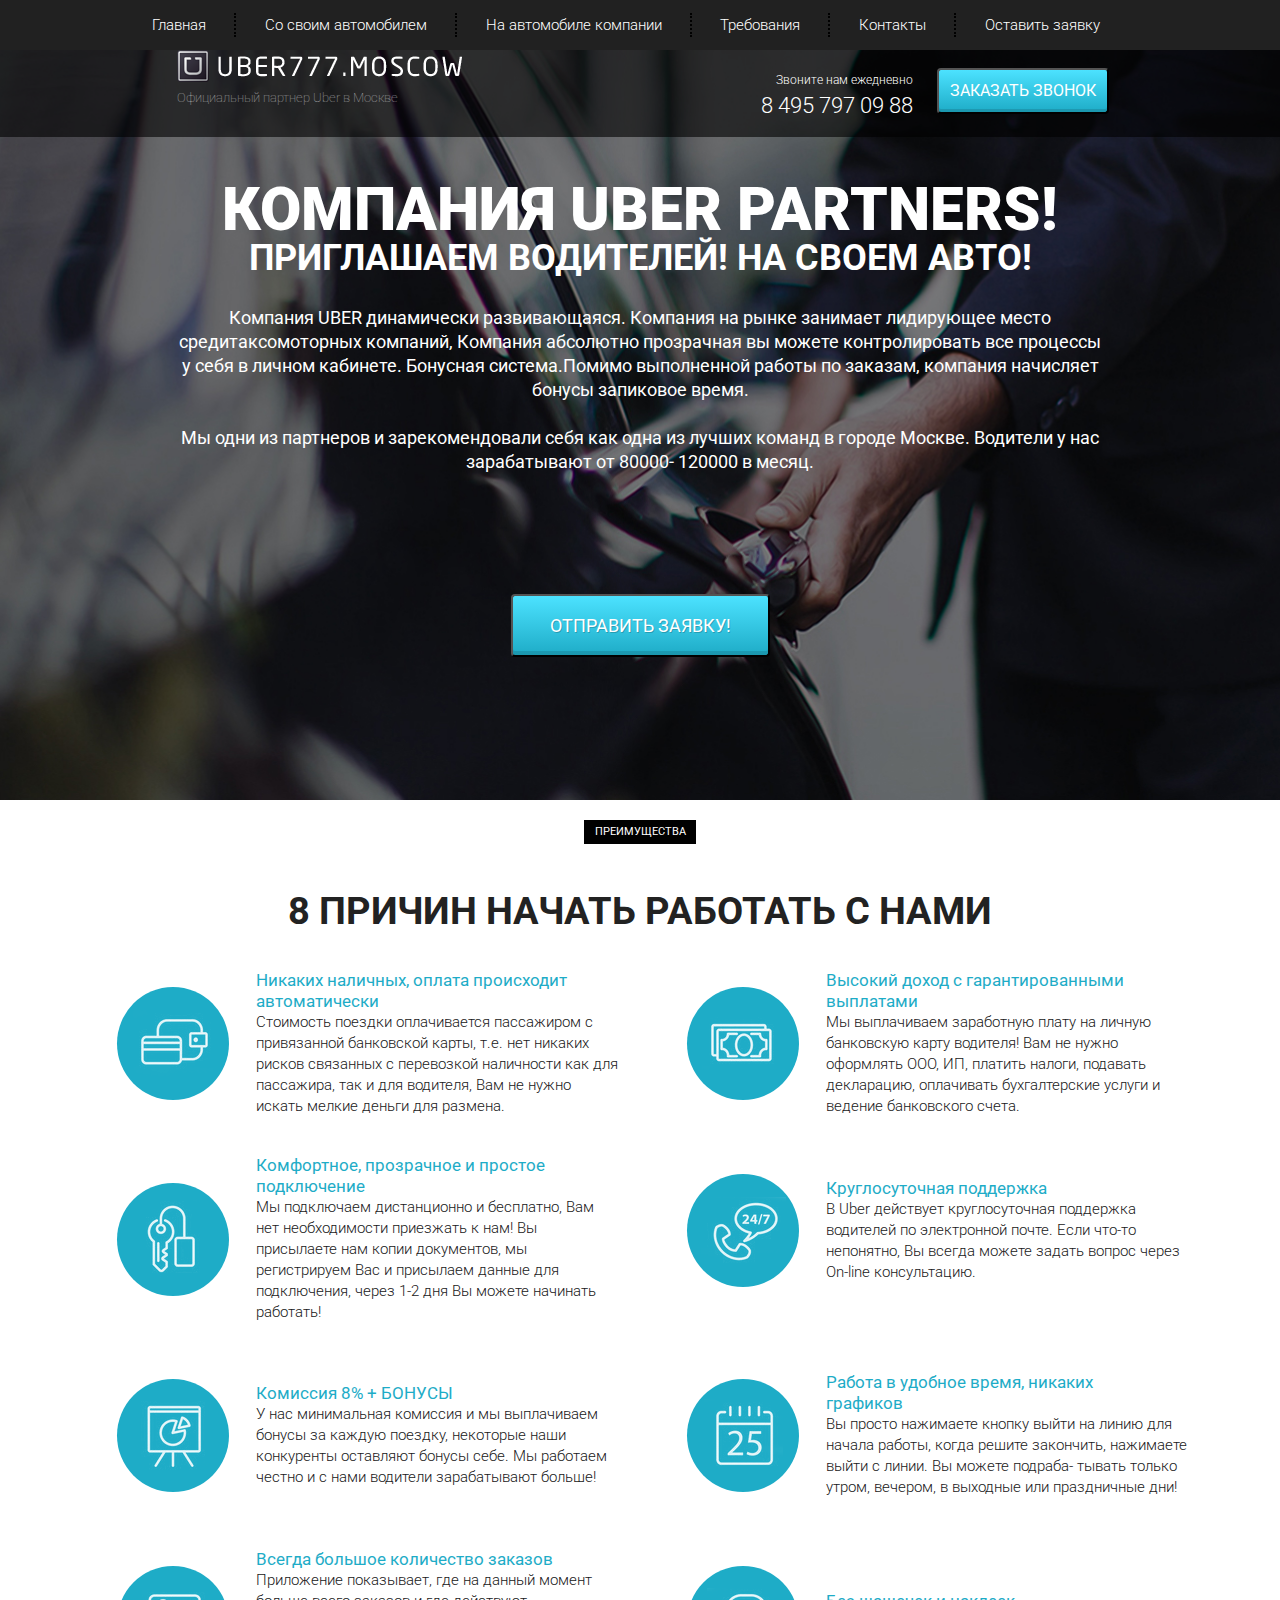
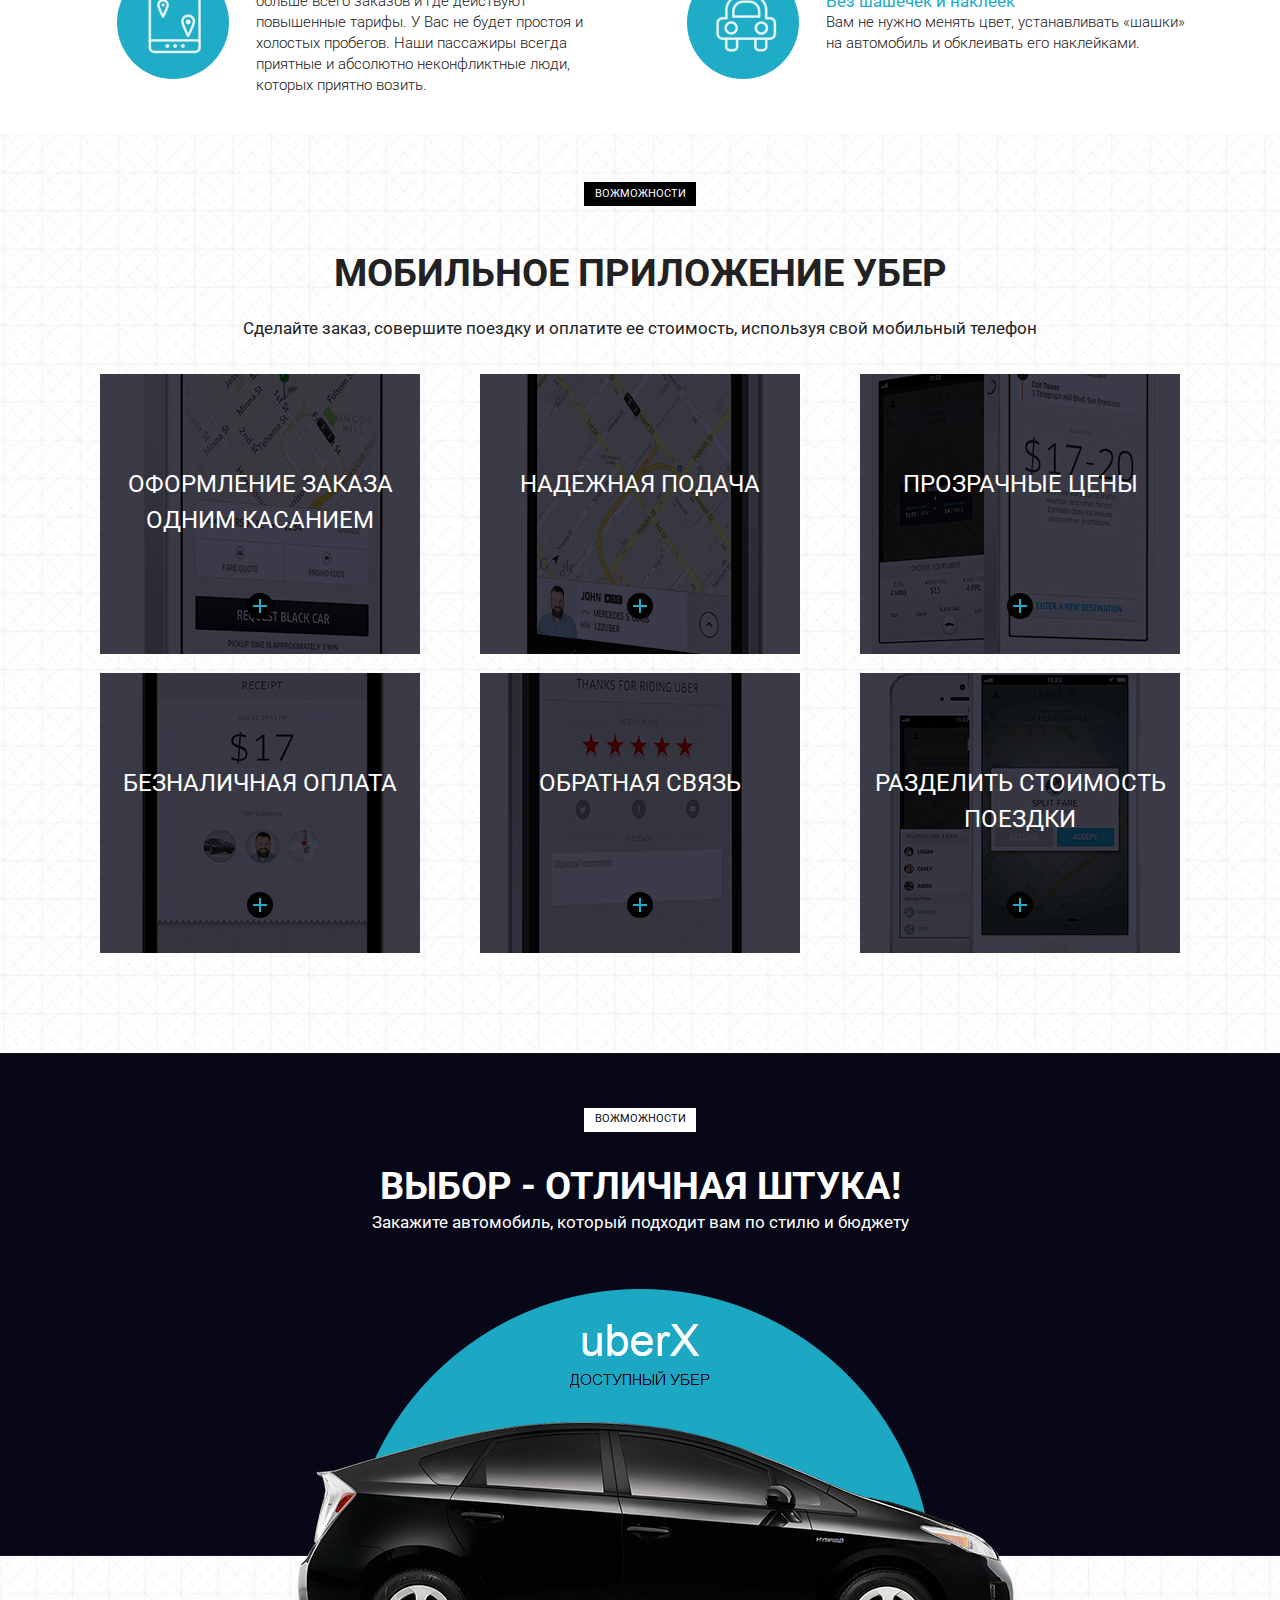
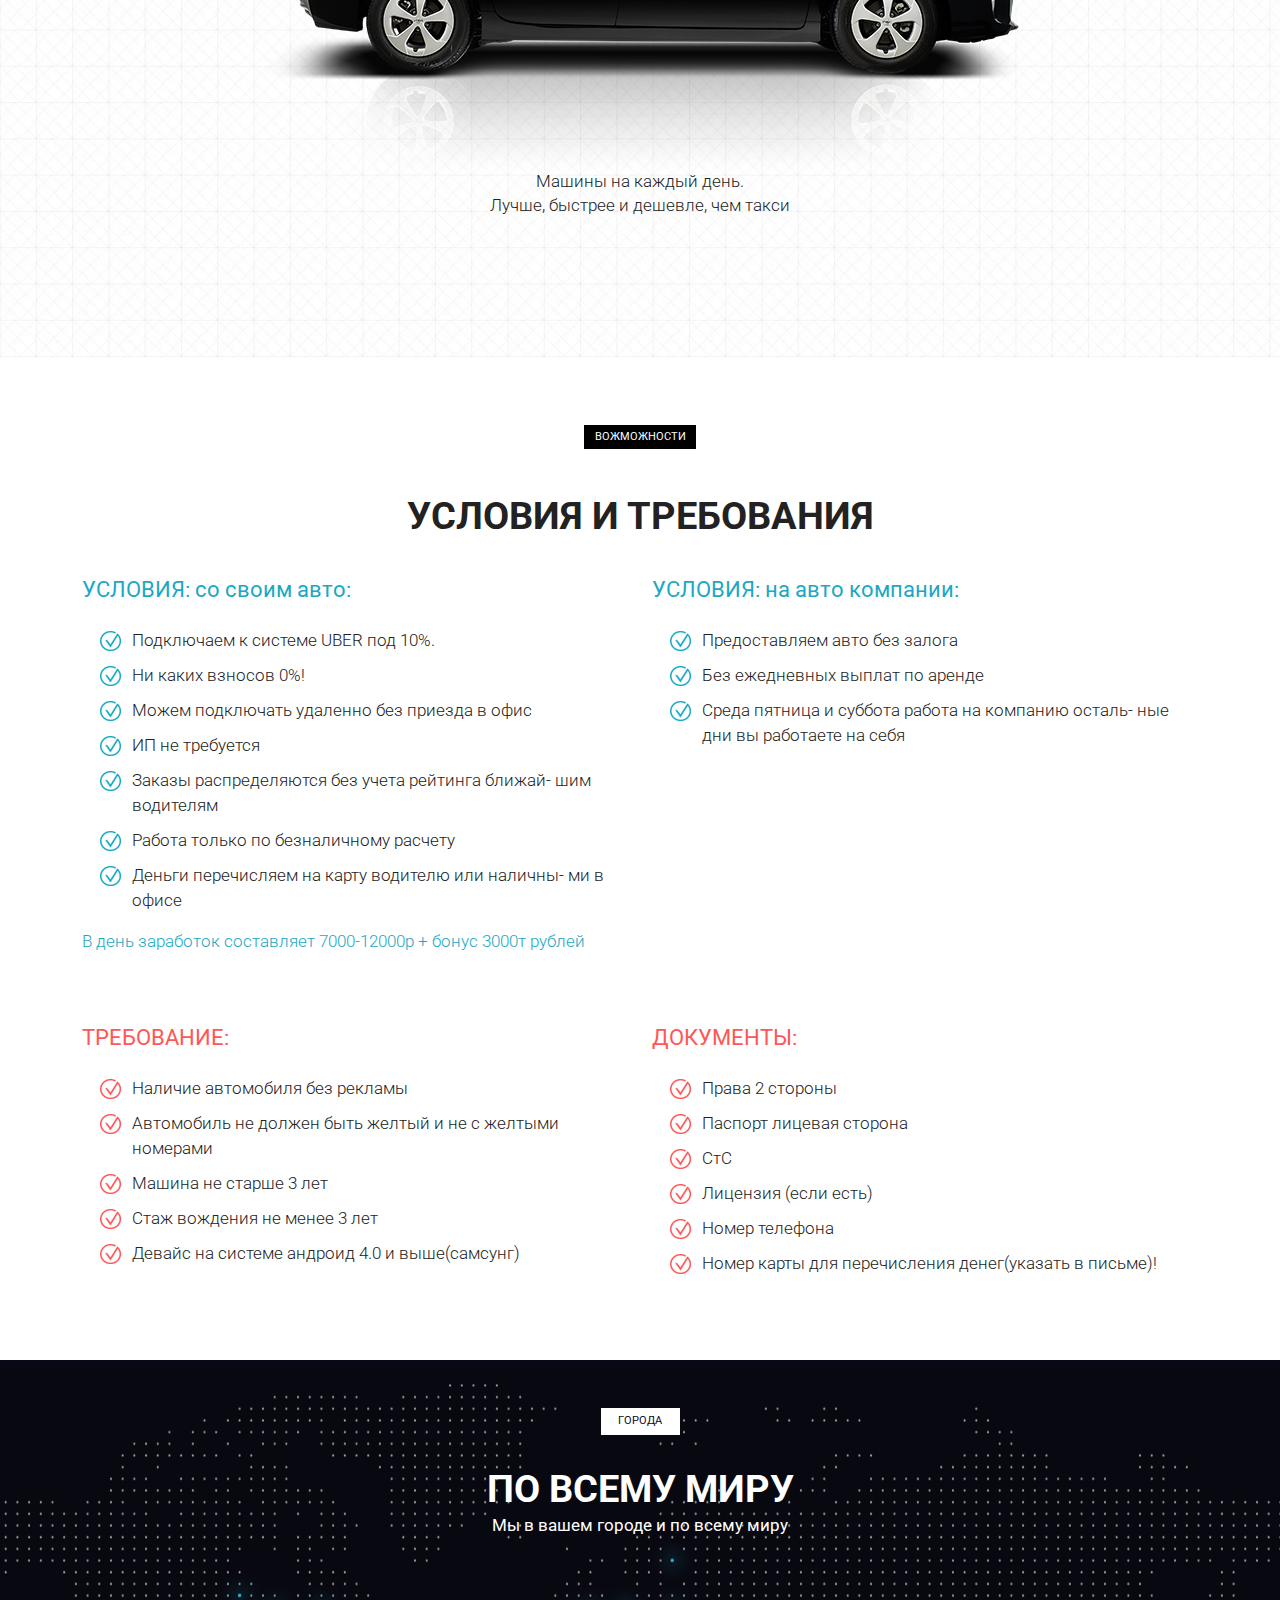
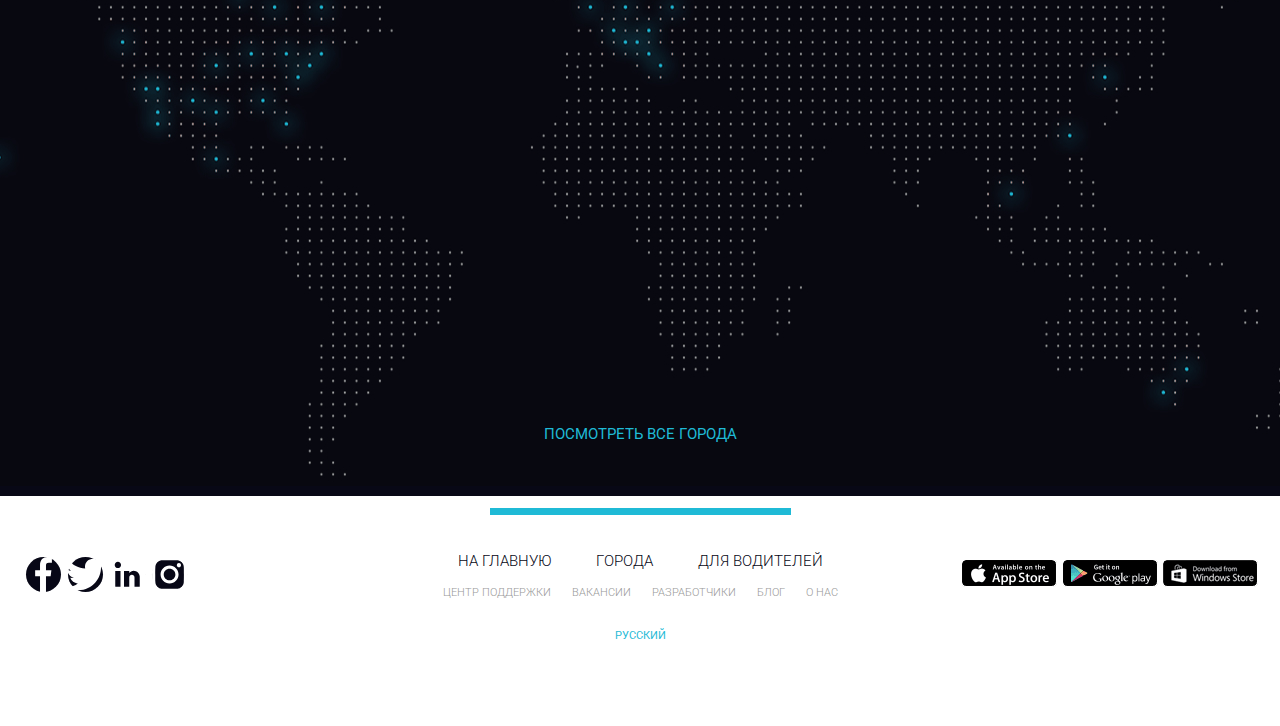
<file: project_1/index.html>
<!DOCTYPE html>
<html lang="en">
<head>
    <meta charset="UTF-8">
    <meta name="viewport" content="width=device-width, initial-scale=1.0">
    <link rel="preconnect" href="https://fonts.gstatic.com">
    <link href="https://fonts.googleapis.com/css2?family=Roboto:wght@300;400;700&display=swap" rel="stylesheet">
    <link rel="icon" href="icon/uber-131979013541105780_512.png" type="image/x-icon">
    <link rel="stylesheet" href="css/bootstrap-reboot.min.css">
    <link rel="stylesheet" href="css/bootstrap-grid.min.css">
    <link rel="stylesheet" href="css/style.min.css">
    <title>UBER PARTNERS</title>
</head>
<body>
    <header>
        <nav>
            <div class="container">
                <ul class="menu">
                    <li class="menu_item"><a href="#" class="menu_link">Главная</a></li>
                    <li class="menu_item"><a href="#require" class="menu_link">Со своим автомобилем</a></li>
                    <li class="menu_item"><a href="#require" class="menu_link">На автомобиле компании</a></li>
                    <li class="menu_item"><a href="#title" class="menu_link">Требования</a></li>
                    <li class="menu_item"><a href="#" class="menu_link">Контакты</a></li>
                    <li class="menu_item"><a href="#" class="menu_link">Оставить заявку</a></li>
                </ul>
         </div>
         <div class="hamberger">
            <span></span>
            <span></span>
            <span></span>
        </div>
        </nav>
        
         <div class="supheader">
             <div class="container">
                <div class="row">
                    <div class="col-6 col-md-4 offset-md-1">
                        <a href="#" class="supheader_logo"><img src="img/Uber_logo.png" alt="logo"></a>
                        <div class="supheader_official">Официальный партнер Uber в Москве</div>
                    </div>
                    <div class="xs-hidden col-6 col-md-3 offset-md-1 col-xl-2 offset-xl-2">
                        <div class="header_number">Звоните нам ежедневно<br><span>8 495 797 09 88</span></div>
                    </div>
                    <div class="col-6 col-md-3 col-lg-2">
                        <div class="xs-visibal header_number"><span>8 495 797 09 88</span></div>
                        <button class="button_header">заказать звонок</button>
                    </div>
                </div>
             </div>
             
         </div>
        
    </header>

    <section class="promo">
        <div class="container">
            <div class="row">
                <div class="col-md-12 offset-md-0 col-lg-10 offset-lg-1">
                    <h1 class="promo_header">КОМПАНИЯ UBER PARTNERS!</h1>
                    <h2 class="promo_supheader">ПРИГЛАШАЕМ ВОДИТЕЛЕЙ! НА СВОЕМ АВТО!</h2>
                    <div class="promo_text">Компания UBER  динамически развивающаяся. Компания на рынке занимает лидирующее место средитаксомоторных компаний, Компания абсолютно прозрачная вы можете контролировать все процессы у себя в личном кабинете. Бонуcная система.Помимо выполненной работы по заказам, компания начисляет бонусы запиковое время.<br><br>Мы одни из партнеров и зарекомендовали себя как одна из лучших команд в городе Москве.  Водители у нас зарабатывают от 80000- 120000 в месяц.</div>
                    <button class="promo_btm">ОТПРАВИТЬ ЗАЯВКУ!</button>

                </div>

            </div>
        </div>
    </section>

    <section class="advantages">
        <div class="container">
            <div class="label">преимущества</div>
            <h2 class="title">8 причин начать работать с нами</h2>
            <div class="row">
                <div class="col-md-6">
                    <div class="advantages_item">
                        <div class="advantages_img">
                            <img src="img/item_icon1.svg" alt="icon">
                        </div>
                        <div class="advantages_text"><span>Никаких наличных, оплата происходит<br> автоматически</span> Стоимость поездки оплачивается пассажиром с привязанной банковской карты, т.е. нет никаких рисков связанных с перевозкой наличности как для пассажира, так и для водителя, Вам не нужно искать мелкие деньги для размена.</div>
                    </div>
                </div>
                <div class="col-md-6">
                    <div class="advantages_item">
                        <div class="advantages_img">
                            <img src="img/item_icon2.svg" alt="icon">
                        </div>
                        <div class="advantages_text"><span>Высокий доход с гарантированными<br> выплатами</span>Мы выплачиваем заработную плату на личную банковскую карту водителя! Вам не нужно оформлять ООО, ИП, платить налоги, подавать декларацию, оплачивать бухгалтерские услуги и ведение банковского счета.</div>
                    </div>
                </div>
                <div class="col-md-6">
                    <div class="advantages_item">
                        <div class="advantages_img">
                            <img src="img/item_icon3.svg" alt="icon">
                        </div>
                        <div class="advantages_text"><span>Комфортное, прозрачное и простое<br> подключение</span>Мы подключаем дистанционно и бесплатно, Вам нет необходимости приезжать к нам! Вы присылаете нам копии документов, мы регистрируем Вас и присылаем данные для подключения, через 1-2 дня Вы можете начинать работать!</div>
                    </div>
                </div>
                <div class="col-md-6">
                    <div class="advantages_item">
                        <div class="advantages_img">
                            <img src="img/item_icon4.svg" alt="icon">
                        </div>
                        <div class="advantages_text"><span>Круглосуточная поддержка</span>В Uber действует круглосуточная поддержка водителей по электронной почте. Если что-то непонятно, Вы всегда можете задать вопрос через On-line консультацию.</div>
                    </div>
                </div>

                
                <div class="col-md-6">
                    <div class="advantages_item">
                        <div class="advantages_img">
                            <img src="img/item_icon5.svg" alt="icon">
                        </div>
                        <div class="advantages_text"><span>Комиссия 8% + БОНУСЫ</span>У нас минимальная комиссия и мы выплачиваем бонусы за каждую поездку, некоторые наши конкуренты оставляют бонусы себе. Мы работаем честно и с нами водители зарабатывают больше!</div>
                    </div>
                </div>
                <div class="col-md-6">
                    <div class="advantages_item">
                        <div class="advantages_img">
                            <img src="img/item_icon6.svg" alt="icon">
                        </div>
                        <div class="advantages_text"><span>Работа в удобное время, никаких<br> графиков</span>Вы просто нажимаете кнопку выйти на линию для начала работы, когда решите закончить, нажимаете выйти с линии. Вы можете подраба-
                            тывать только утром, вечером, в выходные или праздничные дни! </div>
                    </div>
                </div>
                <div class="col-md-6">
                    <div class="advantages_item">
                        <div class="advantages_img">
                            <img src="img/item_icon7.svg" alt="icon">
                        </div>
                        <div class="advantages_text"><span>Всегда большое количество заказов</span>Приложение показывает, где на данный момент больше всего заказов и где действуют повышенные тарифы. У Вас не будет простоя и холостых пробегов. Наши пассажиры всегда приятные и абсолютно неконфликтные люди, которых приятно возить.</div>
                    </div>
                </div>
                <div class="col-md-6">
                    <div class="advantages_item">
                        <div class="advantages_img">
                            <img src="img/item_icon8.svg" alt="icon">
                        </div>
                        <div class="advantages_text"><span>Без шашечек и наклеек</span>Вам не нужно менять цвет, устанавливать «шашки» на автомобиль и обклеивать его наклейками.</div>
                    </div> 
                </div>

                
            </div>

        </div>
    </section>
    <section class="mobile">
        <div class="container">
            <div class="label">вожможности</div>
            <div class="title">мобильное приложение убер</div>
            <div class="suptitle">Сделайте заказ, совершите поездку и оплатите ее стоимость, используя свой мобильный телефон</div>
            <div class="row">
                <div class="col-md-4">
                    <div class="mobile_item mobile_item_1">
                        <div class="mobile_item_suptitle">оформление заказа одним касанием</div>
                        <div class="mobile_item_plus"></div>
                    </div>
                </div>
                <div class="col-md-4">
                    <div class="mobile_item mobile_item_2">
                        <div class="mobile_item_suptitle">надежная подача</div>
                        <div class="mobile_item_plus"></div>
                    </div>
                </div>
                <div class="col-md-4">
                    <div class="mobile_item mobile_item_3">
                        <div class="mobile_item_suptitle">прозрачные цены</div>
                        <div class="mobile_item_plus"></div>
                    </div>
                </div>
                <div class="col-md-4">
                    <div class="mobile_item mobile_item_4">
                        <div class="mobile_item_suptitle">безналичная оплата</div>
                        <div class="mobile_item_plus"></div>
                    </div>
                </div>
                <div class="col-md-4">
                    <div class="mobile_item mobile_item_5">
                        <div class="mobile_item_suptitle">обратная связь</div>
                        <div class="mobile_item_plus"></div>
                    </div>
                </div>
                <div class="col-md-4">
                    <div class="mobile_item mobile_item_6">
                        <div class="mobile_item_suptitle">разделить стоимость поездки</div>
                        <div class="mobile_item_plus"></div>
                    </div>
                </div>
            </div>
        </div>
    </section>
    <section class="uber">
        <div class="container">
            <div class="uber_label">вожможности</div>
            <div class="uber_title">Выбор - отличная штука!</div>
            <div class="uber_suptitle">Закажите автомобиль, который подходит вам по стилю и бюджету</div>
            <img src="img/car.png" alt="car">
            <div class="uber_text">Машины на каждый день.<br>Лучше, быстрее и дешевле, чем такси</div>
            

        </div>
    </section>
    <section class="require" id=require>
        <div class="container">
            <div class="label">вожможности</div>
            <div class="title" id=title>условия и требования</div>
            <div class="row">
                <div class="col-md-6">
                    <div class="require_block">
                        <div class="require_title">УСЛОВИЯ: со своим авто:</div>
                        <ul class="require_list">
                            <li>Подключаем к системе UBER  под 10%.</li>
                            <li>Ни каких взносов  0%!</li>
                            <li>Можем подключать удаленно без приезда в офис</li>
                            <li>ИП не требуется</li>
                            <li>Заказы распределяются без учета рейтинга ближай-
                                шим водителям</li>
                            <li>Работа только по безналичному расчету</li>
                            <li>Деньги перечисляем на карту водителю или наличны-
                                ми в офисе</li>
                        </ul>
                        <div class="require_descr">В день заработок составляет 7000-12000р + бонус 3000т рублей</div>
                    </div>
                </div>
                <div class="col-md-6">
                    <div class="require_block">

                        <div class="require_title">УСЛОВИЯ: на авто компании:</div>
                        <ul class="require_list">
                            <li>Предоставляем авто без залога</li>
                            <li>Без ежедневных выплат по аренде</li>
                            <li>Среда пятница и суббота работа на компанию осталь-
                                ные дни вы работаете на себя</li>
                    
                        </ul>
                        </div>
                 </div>
                <div class="col-md-6">
                    <div class="require_block warning">
                    <div class="require_title">ТРЕБОВАНИЕ:</div>
                        <ul class="require_list">
                            <li>Наличие автомобиля без рекламы</li>
                            <li>Автомобиль не должен быть желтый и не с желтыми 
                                номерами</li>
                            <li>Машина не старше 3 лет</li>
                            <li>Стаж вождения не менее 3 лет</li>
                            <li>Девайс на системе андроид 4.0 и выше(самсунг)</li>
                        </ul>
                    </div>
                </div>
                <div class="col-md-6">
                    <div class="require_block warning"> 
                    <div class="require_title">ДОКУМЕНТЫ:</div>
                        <ul class="require_list">
                            <li>Права 2 стороны</li>
                            <li>Паспорт лицевая сторона</li>
                            <li>СтС</li>
                            <li>Лицензия (если есть)</li>
                            <li>Номер телефона</li>
                            <li>Номер карты для перечисления денег(указать в письме)!</li>
                    </div>
                </div>

            
        </div>
    </section>

    <section class="world">
        <div class="container">
            <div class="world_label">города</div>
            <div class="world_title">По всему миру</div>
            <div class="world_suptitle">Мы в вашем городе и по всему миру</div>
            <a class="world_discr" href="#">посмотреть все города</a>

        </div>
    </section>
    <footer class="info">
        <div class="info_doadaptiv">
        <div class="info_icon_left">
            <div class="info_icon_left1"><a href="#"><img src="icon/fb.svg" alt="icon"></a></div>
            <div class="info_icon_left1"><a href="#"><img src="icon/tw.svg" alt="icon"></a></div>
            <div class="info_icon_left1"><a href="#"><img src="icon/in.svg" alt="icon"></a></div>
            <div class="info_icon_left1"><a href="#"><img src="icon/insta.svg" alt="icon"></a></div>
        </div>

        <div class="info_icon_right">
            <div class="info_icon_right1"><a href="#"><img src="img/links.png" alt="icon"></a></div>
        </div>
      
        <div class="container">
                <div class="info_border"></div>

                <div class="info_links1">
                    <a href="#">на главную</a>
                    <a href="#">города</a>
                    <a href="#">для водителей</a>
                </div>

                <div class="info_links2">
                    <a href="#">центр поддержки</a>
                    <a href="#">вакансии</a>
                    <a href="#">разработчики</a>
                    <a href="#">блог</a>
                    <a href="#">о нас</a>
                </div>

                <div class="info_links3">
                    <a href="#">русский</a>
                </div>
        </div>
         </div>
        <div class="info_adaptiv">
        <div class="container">
        <div class="row">
            <div class="col-12">
                <div class="info_border"></div>

                <div class="info_links1">
                    <a href="#">на главную</a>
                    <a href="#">города</a>
                    <a href="#">для водителей</a>
                </div>

                <div class="info_links2">
                    <a href="#">центр поддержки</a>
                    <a href="#">вакансии</a>
                    <a href="#">разработчики</a>
                    <a href="#">блог</a>
                    <a href="#">о нас</a>
                </div>

                <div class="info_links3">
                    <a href="#">русский</a>
                </div>
                <div class="info_icon_left">
                    <div class="info_icon_left1"><a href="#"><img src="icon/fb.svg" alt="icon"></a></div>
                    <div class="info_icon_left1"><a href="#"><img src="icon/tw.svg" alt="icon"></a></div>
                    <div class="info_icon_left1"><a href="#"><img src="icon/in.svg" alt="icon"></a></div>
                    <div class="info_icon_left1"><a href="#"><img src="icon/insta.svg" alt="icon"></a></div>
                </div>
                <div class="info_icon_right">
                    <div class="info_icon_right1"><a href="#"><img src="img/links.png" alt="icon"></a></div>
                </div>

            </div>
        </div>
    </div>
    </div>

    </footer>
    <script src="js/script.js"></script>
</body>
</html>
</file>
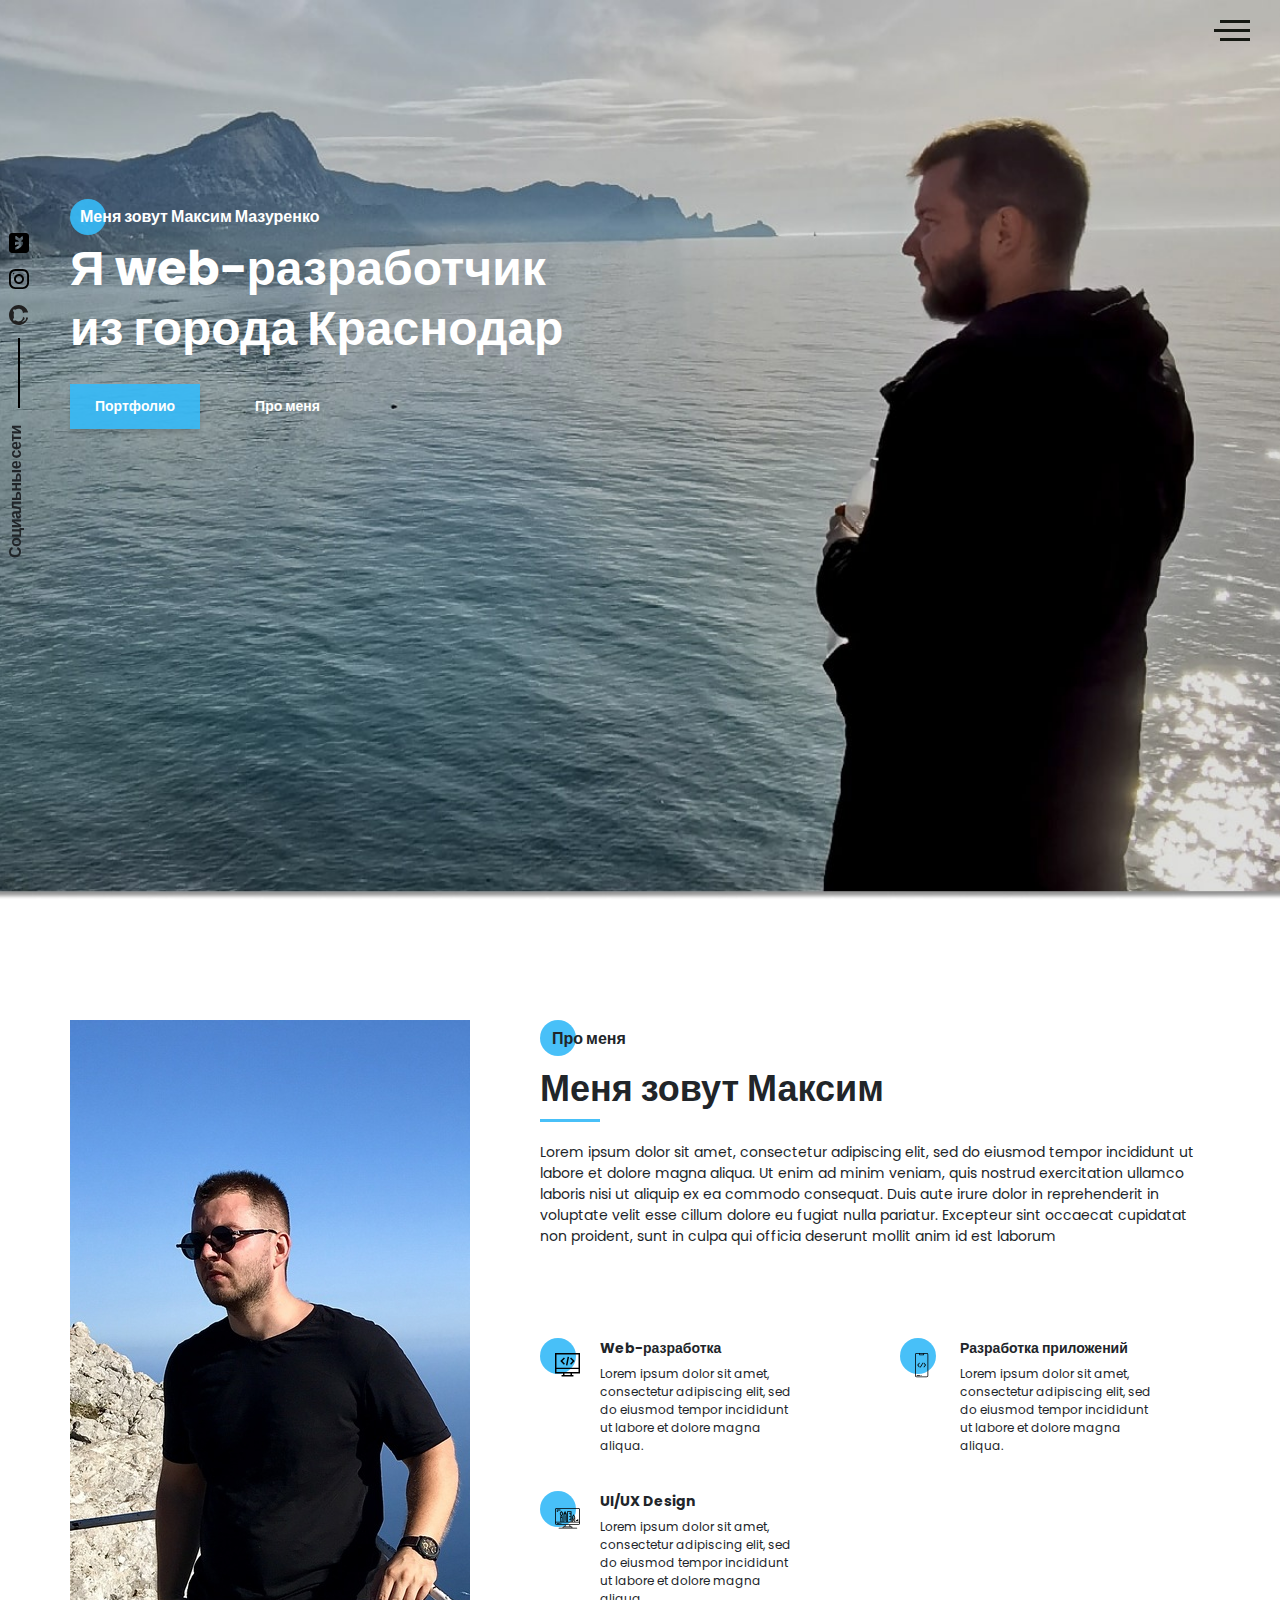
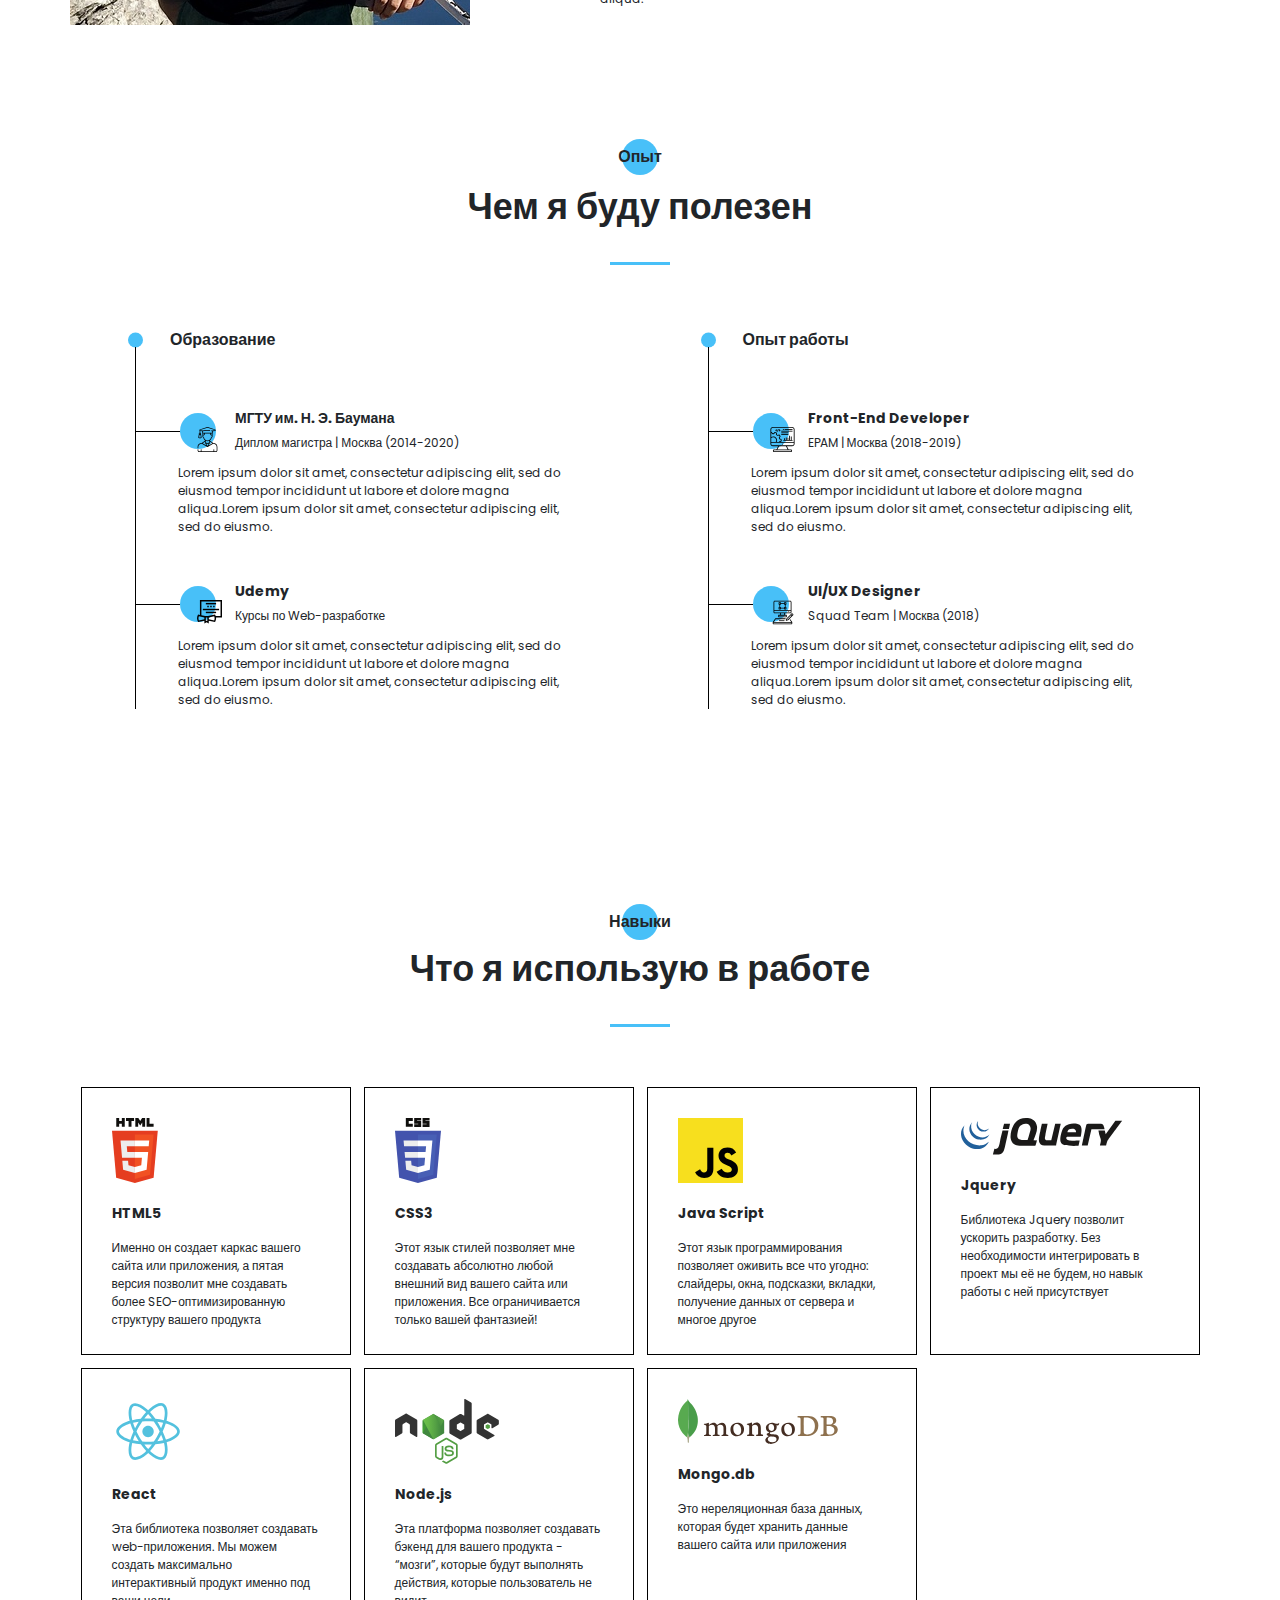
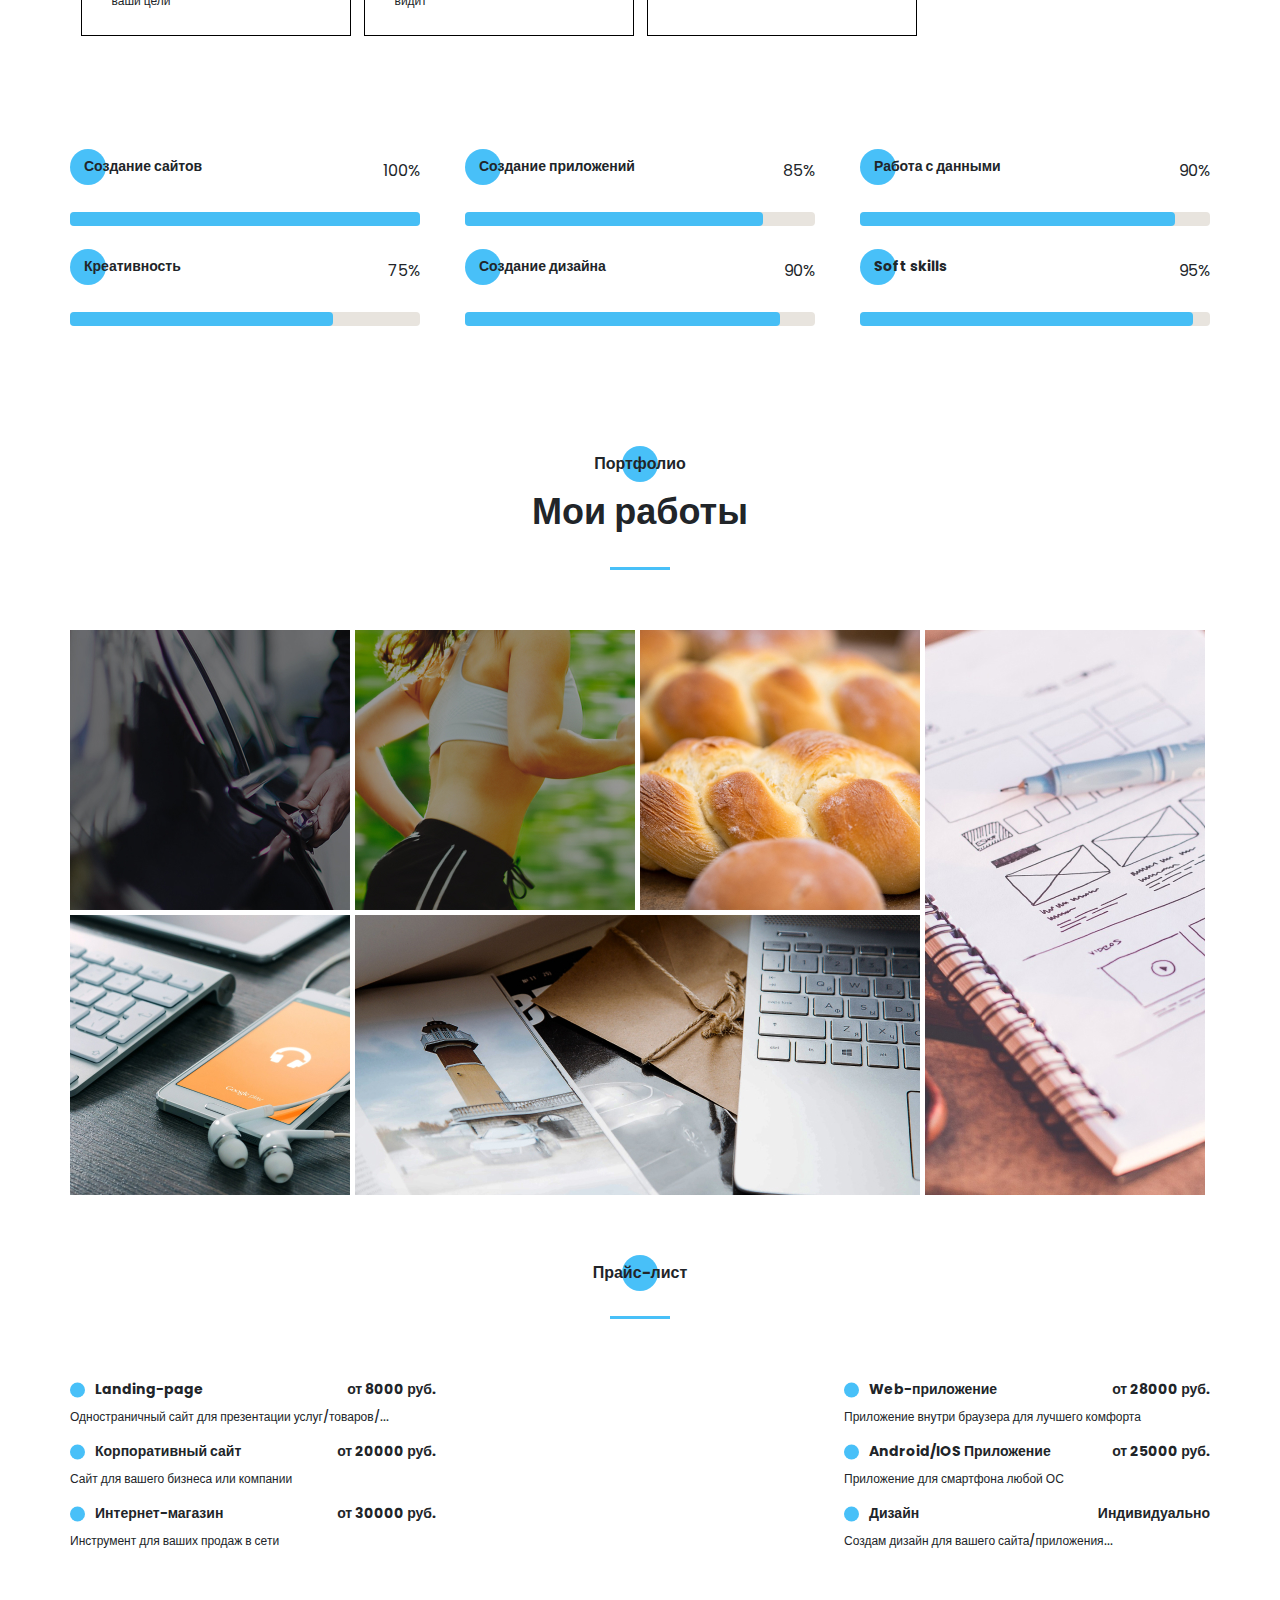
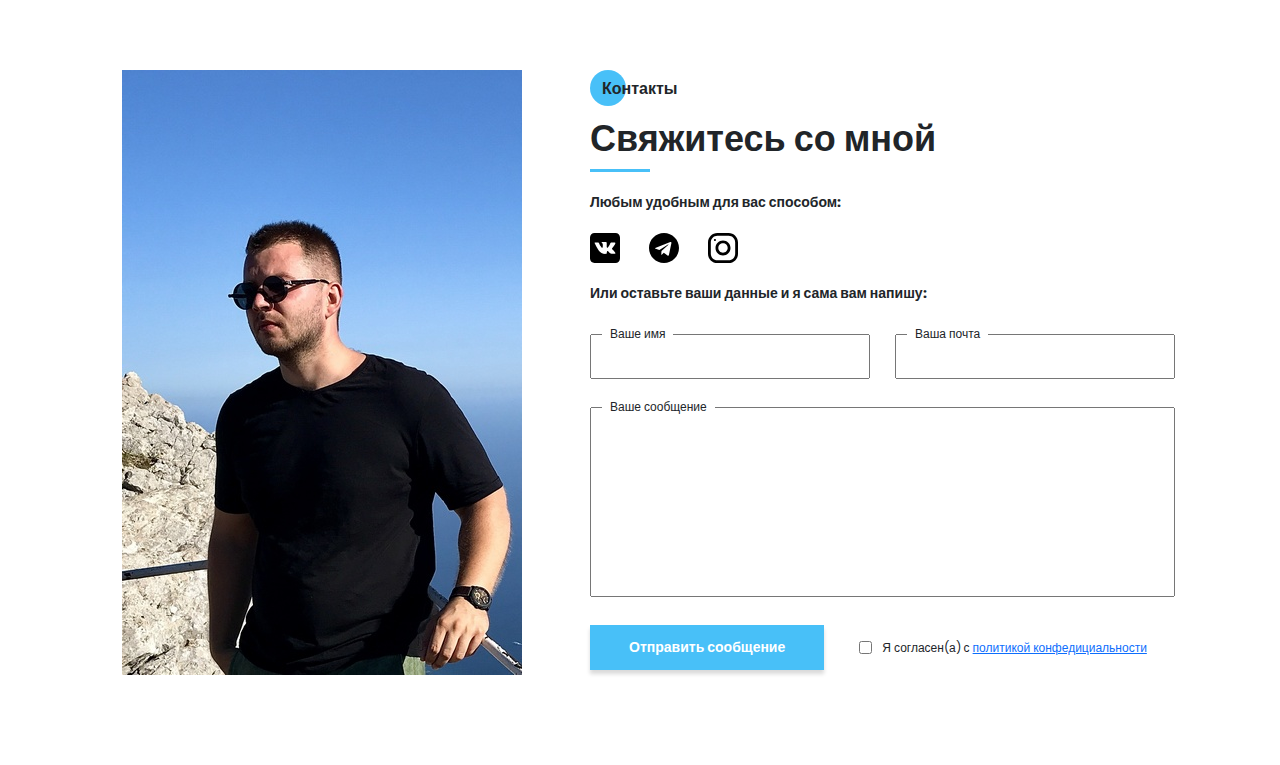
<file: project_3/index.html>
<!DOCTYPE html>
<html lang="ru">
<head>
    <meta name="viewport" content="width=device-width, initial-scale=1.0">
    <meta http-equiv="X-UA-Compatible" content="ie=edge">
    <title>Portfolio</title>
    <meta name="title" content="Мое портфолио">
    <meta name="description" content="Здесь вы сможете ознакомиться с моими работами и узнать больше обо мне">
    
    <!-- Open Graph / Facebook -->
    <meta property="og:type" content="website">
    <meta property="og:url" content="https://metatags.io/">
    <meta property="og:title" content="Мое портфолио">
    <meta property="og:description" content="Здесь вы сможете ознакомиться с моими работами и узнать больше обо мне">
    <meta property="og:image" content="https://metatags.io/assets/meta-tags-16a33a6a8531e519cc0936fbba0ad904e52d35f34a46c97a2c9f6f7dd7d336f2.png">
    <meta charset="UTF-8">

    <!-- Twitter -->
    <meta property="twitter:card" content="summary_large_image">
    <meta property="twitter:url" content="https://metatags.io/">
    <meta property="twitter:title" content="Мое портфолио">
    <meta property="twitter:description" content="Здесь вы сможете ознакомиться с моими работами и узнать больше обо мне">
    <meta property="twitter:image" content="https://metatags.io/assets/meta-tags-16a33a6a8531e519cc0936fbba0ad904e52d35f34a46c97a2c9f6f7dd7d336f2.png">

    <!-- Favicon  -->
    <link rel="icon" href="icons/favicon/favicon.ico" type="image/x-icon">

    <link rel="preconnect" href="https://fonts.gstatic.com">
    <link href="https://fonts.googleapis.com/css2?family=Poppins:wght@500;700&display=swap" rel="stylesheet">
    <link rel="stylesheet" href="css/style.min.css">
</head>
<body>
    <aside class="sidepanel">
        <a target="_blank" href="https://vk.com/id264148027" class="sidepanel__link"><img src="icons/social/vk90.svg" alt="vk"></a>
        <a target="_blank" href="https://deeplink.hoverlanding.com/vhlhlt" class="sidepanel__link"><img src="icons/social/instagram.svg" alt="inst"></a>
        <a target="_blank" href="https://github.com/maxim-mazurenko/maxim-mazurenko.github.io"" class="sidepanel__link"><img src="icons/social/github.svg" alt="git"></a>
        <div class="sidepanel__divider"></div>
        <div class="sidepanel__text"><span>Социальные сети</span></div>

    </aside>
    <div class="menu">
        <div class="menu__block">
            <div class="menu__close">
                <svg width="29" height="30" viewBox="0 0 29 30" fill="none" xmlns="http://www.w3.org/2000/svg">
                    <path d="M17.1568 14.5231L28.4489 3.23075C29.1837 2.49623 29.1837 1.30861 28.4489 0.574085C27.7144 -0.160437 26.5267 -0.160437 25.7922 0.574085L14.4998 11.8665L3.20781 0.574085C2.47295 -0.160437 1.28567 -0.160437 0.551149 0.574085C-0.183716 1.30861 -0.183716 2.49623 0.551149 3.23075L11.8432 14.5231L0.551149 25.8155C-0.183716 26.55 -0.183716 27.7376 0.551149 28.4721C0.917206 28.8385 1.39852 29.0226 1.87948 29.0226C2.36045 29.0226 2.84141 28.8385 3.20781 28.4721L14.4998 17.1798L25.7922 28.4721C26.1586 28.8385 26.6396 29.0226 27.1205 29.0226C27.6015 29.0226 28.0825 28.8385 28.4489 28.4721C29.1837 27.7376 29.1837 26.55 28.4489 25.8155L17.1568 14.5231Z" fill="black"/>
                </svg>
                    
            </div>

            <nav>
                <ul id="menu" class="menu__list">
                    <li class="menu__link"><a href="#about">ПРО МЕНЯ</a></li>
                    <li class="menu__link"><a href="#resume">МОЙ ОПЫТ</a></li>
                    <li class="menu__link"><a href="#skills">МОИ НАВЫКИ</a></li>
                    <li class="menu__link"><a href="#portfolio">МОИ РАБОТЫ</a></li>
                    <li class="menu__link"><a href="#price">ПРАЙС-ЛИСТ</a></li>
                    <li class="menu__link"><a href="#contacts">КОНТАКТЫ</a></li>
                </ul>
            </nav>

            <div class="menu__social">
                <a target="_blank" href="https://github.com/maxim-mazurenko/maxim-mazurenko.github.io"><img src="icons/social/Icon_Github.svg" alt="github" class="menu__img"></a>
                <a target="_blank" href="https://deeplink.hoverlanding.com/vhlhlt"><img src="icons/social/Icon_Instagram.svg" alt="instagram" class="menu__img"></a>
                <a target="_blank" href="https://vk.com/id264148027"><img src="icons/social/vkontacte.svg" alt="vkontakte" class="menu__img"></a>
            </div>
        </div>

        <div class="menu__overlay"></div>
    </div>
    <section id="promo" class="promo">
        <div class="hamburger">
            <span></span>
            <span class="long"></span>
            <span></span>
        </div>
        <div class="container">
            <div class="title title_fs16 promo__subtitle">Меня зовут Максим Мазуренко</div>
            <h1 class="title title_fs48 promo__title">Я web-разработчик <br>из города Краснодар</h1>
            <div class="promo__btns">
                <a href="#portfolio" class="promo__link btn">Портфолио</a>
                <a href="#about" class="promo__link">Про меня</a>
            </div>
        </div>
    </section>

    <section id="about" class="about">
        <div class="container">
            <div class="about__wrapper">
                <div class="about__photo">
                    <img src="img/main_photo123.jpg" alt="photo">
                </div>
                <div class="about__descr">
                    <h2 class="title title_fs16 about__title">Про меня</h2>
                    <div class="title title_fs36 about__subtitle">Меня зовут Максим</div>
                    <div class="divider"></div>
                    <p class="about__text">Lorem ipsum dolor sit amet, consectetur adipiscing elit, sed do eiusmod tempor incididunt ut labore et dolore magna aliqua. Ut enim ad minim veniam, quis nostrud exercitation ullamco laboris nisi ut aliquip ex ea commodo consequat. Duis aute irure dolor in reprehenderit in voluptate velit esse cillum dolore eu fugiat nulla pariatur. Excepteur sint occaecat cupidatat non proident, sunt in culpa qui officia deserunt mollit anim id est laborum</p>
                </div>
                <div class="about__skills">
                    <div class="about__skills-item">
                        <div class="about__skills-circle">
                            <img src="icons/about_me/web_development.svg" alt="web-dev">
                        </div>
                        <div>
                            <div class="title title_fs14">
                                Web-разработка
                            </div>
                            <div class="about__skills-text">
                                Lorem ipsum dolor sit amet, consectetur adipiscing elit, sed do eiusmod tempor incididunt ut labore et dolore magna aliqua.
                            </div>
                        </div>
                    </div>
                    <div class="about__skills-item">
                        <div class="about__skills-circle">
                            <img src="icons/about_me/mobile_dev.svg" alt="mobile-dev">
                        </div>
                        <div>
                            <div class="title title_fs14">
                                Разработка приложений
                            </div>
                            <div class="about__skills-text">
                                Lorem ipsum dolor sit amet, consectetur adipiscing elit, sed do eiusmod tempor incididunt ut labore et dolore magna aliqua.
                            </div>
                        </div>
                    </div>
                    <div class="about__skills-item">
                        <div class="about__skills-circle">
                            <img src="icons/about_me/design.svg" alt="design">
                        </div>
                        <div>
                            <div class="title title_fs14">
                                UI/UX Design
                            </div>
                            <div class="about__skills-text">
                                Lorem ipsum dolor sit amet, consectetur adipiscing elit, sed do eiusmod tempor incididunt ut labore et dolore magna aliqua.
                            </div>
                        </div>
                    </div>
                </div>
            </div>
        </div>
    </section>

    <section id="resume" class="resume">
        <div class="container">
            <h2 class="title title_fs16 resume__title">Опыт</h2>
            <div class="title title_fs36 resume__subtitle">Чем я буду полезен</div>
            <div class="divider"></div>
            <div class="resume__wrapper">
                <div class="resume__column">
                    <h3 class="title title_fs20 resume__column-title">Образование</h3>
                    <ul>
                        <li>
                            <div class="resume__item">
                                <div class="resume__item-head">
                                    <div class="resume__item-icon">
                                        <img src="icons/experience/university.svg" alt="university">
                                    </div>
                                    <h4 class="title title_fs14">МГТУ им. Н. Э. Баумана</h4>
                                    <div class="resume__item-location">Диплом магистра | Москва (2014-2020)</div>
                                </div>
                                <div class="resume__item-body">
                                    Lorem ipsum dolor sit amet, consectetur adipiscing elit, sed do eiusmod tempor incididunt ut labore et dolore magna aliqua.Lorem ipsum dolor sit amet, consectetur adipiscing elit, sed do eiusmo. 
                                </div>
                            </div>
                        </li>
                        <li>
                            <div class="resume__item">
                                <div class="resume__item-head">
                                    <div class="resume__item-icon">
                                        <img src="icons/experience/courses.svg" alt="university">
                                    </div>
                                    <h4 class="title title_fs14">Udemy</h4>
                                    <div class="resume__item-location">Курсы по Web-разработке</div>
                                </div>
                                <div class="resume__item-body">
                                    Lorem ipsum dolor sit amet, consectetur adipiscing elit, sed do eiusmod tempor incididunt ut labore et dolore magna aliqua.Lorem ipsum dolor sit amet, consectetur adipiscing elit, sed do eiusmo. 
                                </div>
                            </div>
                        </li>
                    </ul>
                </div>
                <div class="resume__column">
                    <h3 class="title title_fs20 resume__column-title">Опыт работы</h3>
                    <ul>
                        <li>
                            <div class="resume__item">
                                <div class="resume__item-head">
                                    <div class="resume__item-icon">
                                        <img src="icons/experience/developer.svg" alt="university">
                                    </div>
                                    <h4 class="title title_fs14">Front-End Developer</h4>
                                    <div class="resume__item-location">EPAM | Москва (2018-2019)</div>
                                </div>
                                <div class="resume__item-body">
                                    Lorem ipsum dolor sit amet, consectetur adipiscing elit, sed do eiusmod tempor incididunt ut labore et dolore magna aliqua.Lorem ipsum dolor sit amet, consectetur adipiscing elit, sed do eiusmo. 
                                </div>
                            </div>
                        </li>
                        <li>
                            <div class="resume__item">
                                <div class="resume__item-head">
                                    <div class="resume__item-icon">
                                        <img src="icons/experience/designer.svg" alt="university">
                                    </div>
                                    <h4 class="title title_fs14">UI/UX Designer</h4>
                                    <div class="resume__item-location">Squad Team | Москва (2018)</div>
                                </div>
                                <div class="resume__item-body">
                                    Lorem ipsum dolor sit amet, consectetur adipiscing elit, sed do eiusmod tempor incididunt ut labore et dolore magna aliqua.Lorem ipsum dolor sit amet, consectetur adipiscing elit, sed do eiusmo. 
                                </div>
                            </div>
                        </li>
                    </ul>
                </div>
            </div>
        </div>
    </section>

    <section id="skills" class="skills">
        <div class="container">
            <h2 class="title title_fs16 skills__title">Навыки</h2>
            <div class="title title_fs36 skills__subtitle">Что я использую в работе</div>
            <div class="divider"></div>
            <div class="skills__wrapper">
                <div class="skills__item">
                    <div class="skills__item-img">
                        <img src="icons/skills/html5.svg" alt="HTML5">
                    </div>
                    <h4 class="title title_fs14">HTML5</h4>
                    <div class="skills__item-body">
                        Именно он создает каркас вашего сайта или приложения, а пятая версия позволит мне создавать более SEO-оптимизированную структуру вашего продукта
                    </div>
                </div>
                <div class="skills__item">
                    <div class="skills__item-img">
                        <img src="icons/skills/css3.svg" alt="CSS3">
                    </div>
                    <h4 class="title title_fs14">CSS3</h4>
                    <div class="skills__item-body">
                        Этот язык стилей позволяет мне создавать абсолютно любой внешний вид вашего сайта или приложения. Все ограничивается только вашей фантазией!
                    </div>
                </div>
                <div class="skills__item">
                    <div class="skills__item-img">
                        <img src="icons/skills/js.svg" alt="Java Script">
                    </div>
                    <h4 class="title title_fs14">Java Script</h4>
                    <div class="skills__item-body">
                        Этот язык программирования позволяет оживить все что угодно: слайдеры, окна, подсказки, вкладки, получение данных от сервера и многое другое
                    </div>
                </div>
                <div class="skills__item">
                    <div class="skills__item-img">
                        <img src="icons/skills/jquery.svg" alt="Jquery">
                    </div>
                    <h4 class="title title_fs14">Jquery</h4>
                    <div class="skills__item-body">
                        Библиотека Jquery позволит ускорить разработку. Без необходимости интегрировать в проект мы её не будем, но навык работы с ней присутствует
                    </div>
                </div>
                <div class="skills__item">
                    <div class="skills__item-img">
                        <img src="icons/skills/react.svg" alt="React">
                    </div>
                    <h4 class="title title_fs14">React</h4>
                    <div class="skills__item-body">
                        Эта библиотека позволяет создавать web-приложения. Мы можем создать максимально интерактивный продукт именно под ваши цели
                    </div>
                </div>
                <div class="skills__item">
                    <div class="skills__item-img">
                        <img src="icons/skills/node.js.svg" alt="Node.js">
                    </div>
                    <h4 class="title title_fs14">Node.js</h4>
                    <div class="skills__item-body">
                        Эта платформа позволяет создавать бэкенд для вашего продукта - “мозги”, которые будут выполнять действия, которые пользователь не видит
                    </div>
                </div>
                <div class="skills__item">
                    <div class="skills__item-img">
                        <img src="icons/skills/mongo.db.svg" alt="Mongo.db">
                    </div>
                    <h4 class="title title_fs14">Mongo.db</h4>
                    <div class="skills__item-body">
                        Это нереляционная база данных, которая будет хранить данные вашего сайта или приложения
                    </div>
                </div>
            </div>
            <div class="skills__progress">
                <div class="skills__progress-item">
                    <div class="skills__progress-title">
                        <h4 class="title title_fs14">Создание сайтов</h4>
                        <div class="skills_progress-subtitle">100%</div>
                    </div>
                    <div class="skills__progress-rectangle">
                        <div class="skills__progress-rectangle-band"></div>
                        <div class="skills__progress-rectangle-band-active"></div>
                    </div>
                </div>
                <div class="skills__progress-item">
                    <div class="skills__progress-title">
                        <h4 class="title title_fs14">Создание приложений</h4>
                        <div class="skills_progress-subtitle">85%</div>
                    </div>
                    <div class="skills__progress-rectangle">
                        <div class="skills__progress-rectangle-band"></div>
                        <div class="skills__progress-rectangle-band-active"></div>
                    </div>
                </div>
                <div class="skills__progress-item">
                    <div class="skills__progress-title">
                        <h4 class="title title_fs14">Работа с данными</h4>
                        <div class="skills_progress-subtitle">90%</div>
                    </div>
                    <div class="skills__progress-rectangle">
                        <div class="skills__progress-rectangle-band"></div>
                        <div class="skills__progress-rectangle-band-active"></div>
                    </div>
                </div>
                <div class="skills__progress-item">
                    <div class="skills__progress-title">
                        <h4 class="title title_fs14">Креативность</h4>
                        <div class="skills_progress-subtitle">75%</div>
                    </div>
                    <div class="skills__progress-rectangle">
                        <div class="skills__progress-rectangle-band"></div>
                        <div class="skills__progress-rectangle-band-active"></div>
                    </div>
                </div>
                <div class="skills__progress-item">
                    <div class="skills__progress-title">
                        <h4 class="title title_fs14">Создание дизайна</h4>
                        <div class="skills_progress-subtitle">90%</div>
                    </div>
                    <div class="skills__progress-rectangle">
                        <div class="skills__progress-rectangle-band"></div>
                        <div class="skills__progress-rectangle-band-active"></div>
                    </div>
                </div>
                <div class="skills__progress-item">
                    <div class="skills__progress-title">
                        <h4 class="title title_fs14">Soft skills</h4>
                        <div class="skills_progress-subtitle">95%</div>
                    </div>
                    <div class="skills__progress-rectangle">
                        <div class="skills__progress-rectangle-band"></div>
                        <div class="skills__progress-rectangle-band-active"></div>
                    </div>
                </div>
            </div>
        </div>
    </section>
    <section id="portfolio" class="portfolio">
        <div class="container">
            <h2 class="title title_fs16 portfolio__title">Портфолио</h2>
            <div class="title title_fs36 portfolio__subtitle">Мои работы</div>
            <div class="divider"></div>
            
            <div class="portfolio__wrapper">
                <a href="https://maxim-mazurenko.github.io/project_1/" class="portfolio__item">
                    <img src="img/works/uber.jpg" alt="uber">
                </a>
                <a href="https://maxim-mazurenko.github.io/project_2/" class="portfolio__item">
                    <img src="img/works/pulse.jpg" alt="pulse">
                </a>
                <a href="#" class="portfolio__item">
                    <img src="img/works/bread.jpg" alt="test">
                </a>
                <a href="#" class="portfolio__item vertical">
                    <img src="img/works/plans.jpg" alt="test">
                </a>
                <a href="#" class="portfolio__item">
                    <img src="img/works/ipad.jpg" alt="test">
                </a>
                <a href="#" class="portfolio__item horizonal    ">
                    <img src="img/works/mac.jpg" alt="test">
                </a>
            </div>
        </div>
    </section>
    <section id="price" class="price">
        <div class="container">
            <h2 class="title title_fs16 price__title">Прайс-лист</h2>
            <div class="divider"></div>
            <div class="price__wrapper">
                <div class="price__wrapper-item">
                    <div class="price__wrapper-title">
                        <h4 class="title title_fs14">Landing-page</h4>
                        <div class="price__wrapper-suptitle">от 8000 руб.</div>
                        <div class="price__wrapper-text">Одностраничный сайт для презентации услуг/товаров/...</div>
                    </div>
                </div>
                <div class="price__wrapper-item">
                    <div class="price__wrapper-title">
                        <h4 class="title title_fs14">Web-приложение</h4>
                        <div class="price__wrapper-suptitle">от 28000 руб.</div>
                        <div class="price__wrapper-text">Приложение внутри браузера для лучшего комфорта</div>
                    </div>
                </div>
                <div class="price__wrapper-item">
                    <div class="price__wrapper-title">
                        <h4 class="title title_fs14">Корпоративный сайт</h4>
                        <div class="price__wrapper-suptitle">от 20000 руб.</div>
                        <div class="price__wrapper-text">Сайт для вашего бизнеса или компании</div>
                    </div>
                </div>
                <div class="price__wrapper-item">
                    <div class="price__wrapper-title">
                        <h4 class="title title_fs14">Android/IOS Приложение</h4>
                        <div class="price__wrapper-suptitle">от 25000 руб.</div>
                        <div class="price__wrapper-text">Приложение для смартфона любой ОС</div>
                    </div>
                </div>
                <div class="price__wrapper-item">
                    <div class="price__wrapper-title">
                        <h4 class="title title_fs14">Интернет-магазин</h4>
                        <div class="price__wrapper-suptitle">от 30000 руб.</div>
                        <div class="price__wrapper-text">Инструмент для ваших продаж в сети</div>
                    </div>
                </div>
                
                
                <div class="price__wrapper-item">
                    <div class="price__wrapper-title">
                        <h4 class="title title_fs14">Дизайн</h4>
                        <div class="price__wrapper-suptitle">Индивидуально</div>
                        <div class="price__wrapper-text">Создам дизайн для вашего сайта/приложения...</div>
                    </div>
                </div>
            
            </div>
        </div>
    </section>
    <section id="contacts" class="contacts">
        <div class="container">
            <div class="contacts__wrapper">
                <div class="contacts__photo">
                    <img src="img/main_photo123.jpg" alt="photo">
                </div>
                <div class="contacts__descr">
                    <h2 class="title title_fs16 contacts__title">Контакты</h2>
                    <div class="title title_fs36 contacts__subtitle">Свяжитесь со мной</div>
                    <div class="divider"></div>
                    <h4 class="title title_fs14">Любым удобным для вас способом:</h4>
                    <div class="contacts__social">
                        <a target="_blank" href="https://vk.com/id264148027" class="contacts__link">
                            <img src="icons/social/vkontacte.svg" alt="vkontakte">
                        </a>
                        <a href="https://t.me/mazurenko_m_g" class="contacts__link">
                            <img src="icons/social/telegram.svg" alt="telegram">
                        </a>
                        <a href="https://deeplink.hoverlanding.com/vhlhlt" class="contacts__link">
                            <img src="icons/social/instagram.svg" alt="insta">
                        </a>
                    </div>
                    <h4 class="title title_fs14">Или оставьте ваши данные и я сама вам напишу:</h4>

                    <form action="#" class="contacts__form">
                        <div class="contacts__input">
                            <input required name="name" id="name" type="text">
                            <label for="name">Ваше имя</label>
                        </div>
                        <div class="contacts__input">
                            <input required name="email" id="email" type="email">
                            <label for="email">Ваша почта</label>
                        </div>
                        <div class="contacts__textarea">
                            <textarea name="text" id="text"></textarea>
                            <label for="text">Ваше сообщение</label>
                        </div>
                        <div class="contacts__trigger"><button class="btn">Отправить сообщение</button>
                        <div class="contacts__policy">
                            <input required type="checkbox">
                            <span>Я согласен(а) с <a href="policy.html">политикой конфедициальности</a> </span>
                        </div>
                        </div>
                    </form>
                </div>
            </div>
        </div>
    </section>
    <div id="pageup" class="pageup">
        <a href="#promo">
        <img src="icons/up-arrow.svg" alt="arrows">
        </a>    
    </div>
    <script type="text/javascript" src="https://ajax.googleapis.com/ajax/libs/jquery/1.10.1/jquery.min.js"></script>
    <script src="js/script.js"></script>
</body>
</html>
</file>
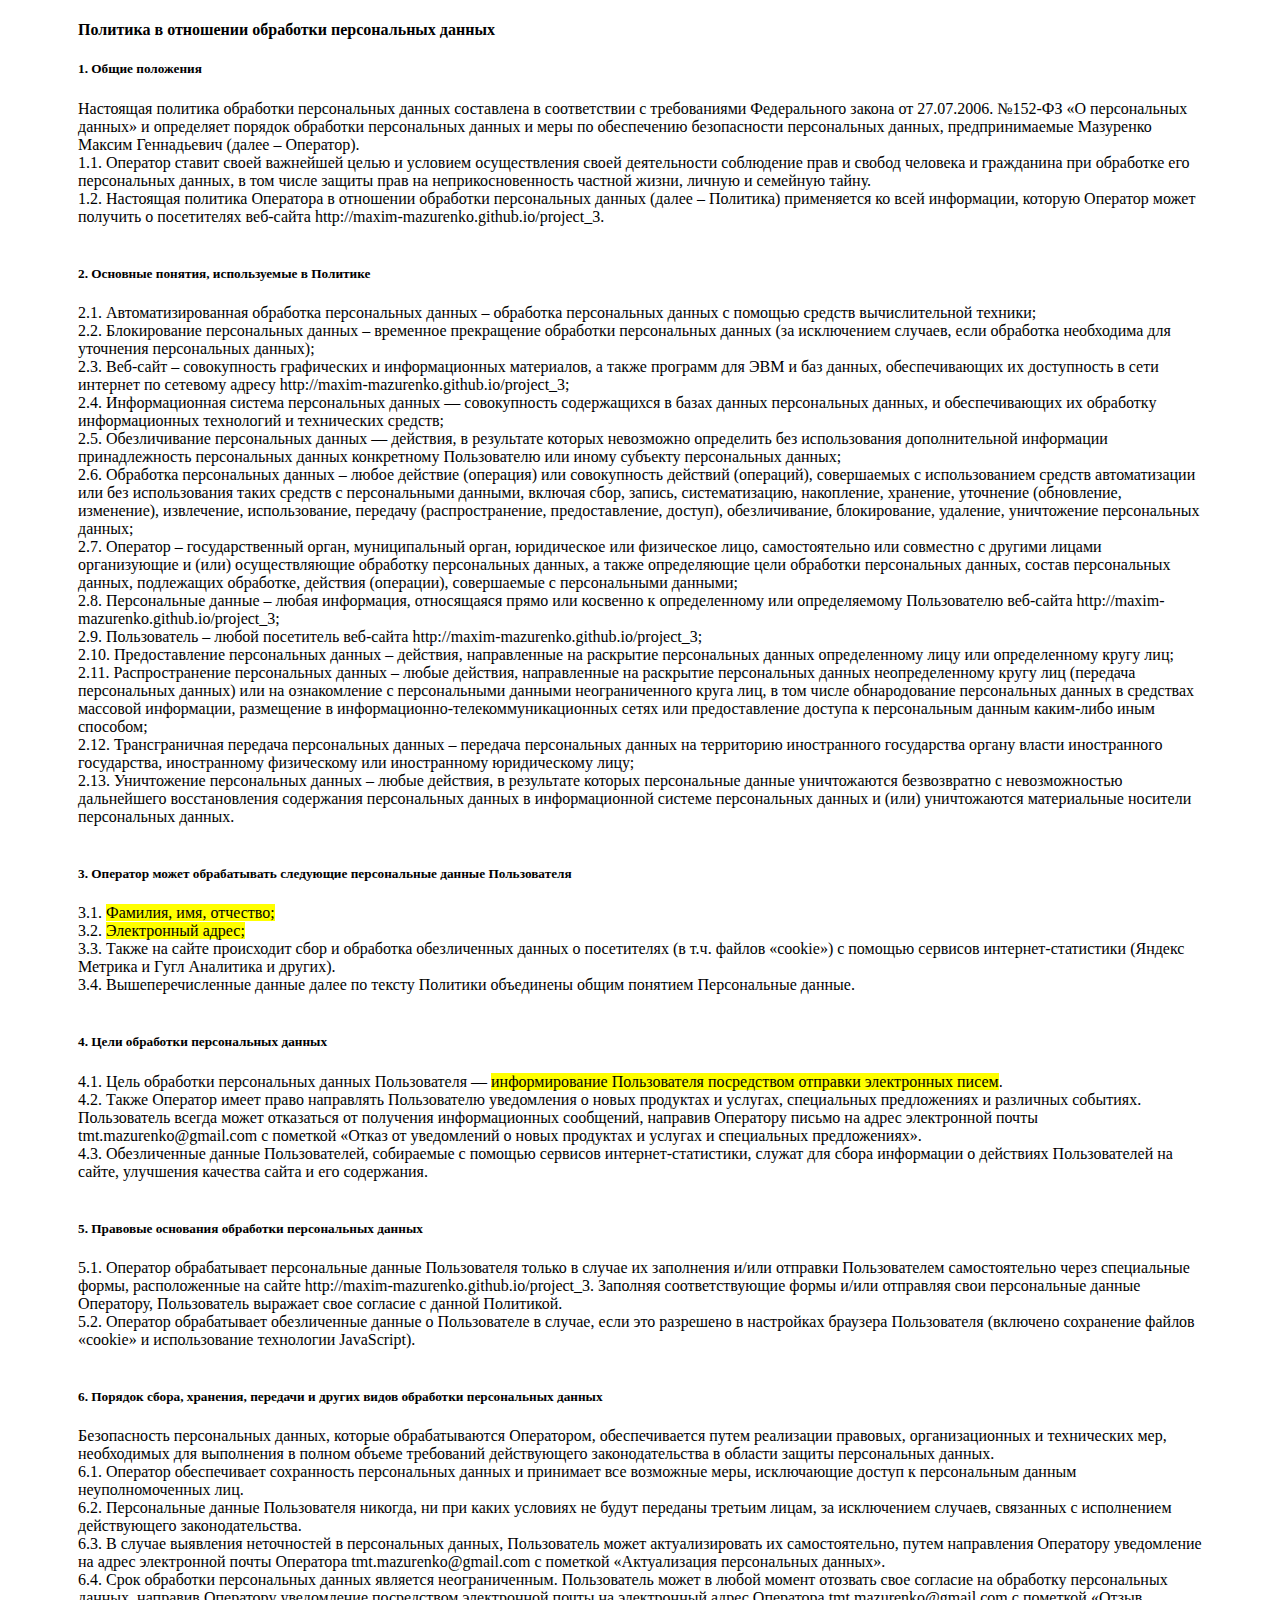
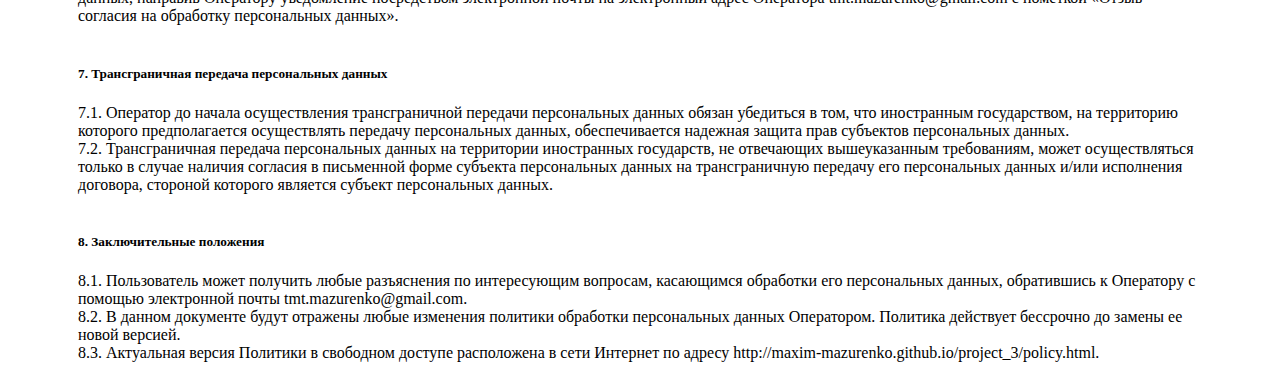
<file: project_3/policy.html>
<!DOCTYPE html>
<html lang="en">
<head>
    <meta charset="UTF-8">
    <meta http-equiv="X-UA-Compatible" content="IE=edge">
    <meta name="viewport" content="width=device-width, initial-scale=1.0">
    <title>Политика конфедициальности</title>
</head>
<body>
    <div id="inputResult" style="padding: 0 70px;">
        <div class="row mb-4">
            <div class="col">
                
                <h4><strong>Политика в отношении обработки персональных данных</strong></h4>
            </div>
        </div>
        <div class="row mb-4">
            <div class="col">
                
                <h5>1. Общие положения</h5>
                
                <div class="descr">Настоящая политика обработки персональных данных
                    составлена в соответствии с требованиями Федерального закона от 27.07.2006.
                    №152-ФЗ «О персональных данных» и определяет порядок обработки персональных
                    данных и меры по обеспечению безопасности персональных данных, предпринимаемые <span id="genName" data-scroll-to="#privacyName" class="link mark">Мазуренко Максим Геннадьевич</span> (далее – Оператор).</div>
                
                <div class="ol">
                    <div class="li">1.1. Оператор ставит своей важнейшей целью и условием осуществления своей
                        деятельности соблюдение прав и свобод человека и гражданина при обработке
                        его персональных данных, в том числе защиты прав на неприкосновенность
                        частной жизни, личную и семейную тайну.</div>
                    <div class="li">1.2. Настоящая политика Оператора в отношении обработки персональных данных
                        (далее – Политика) применяется ко всей информации, которую Оператор может
                        получить о посетителях веб-сайта <span id="privacyURL" data-scroll-to="#prefixURL" class="link mark">http://maxim-mazurenko.github.io/project_3</span>.</div>
                </div>
            </div>
        </div>
        <div class="row">&nbsp;</div>
        <div class="row mb-4">
            <div class="col">
                
                <h5>2. Основные понятия, используемые в Политике</h5>
                
                <div class="ol">
                    <div class="li">2.1. Автоматизированная обработка персональных данных – обработка
                        персональных
                        данных с помощью средств вычислительной техники;</div>
                    <div class="li">2.2. Блокирование персональных данных – временное прекращение обработки
                        персональных данных (за исключением случаев, если обработка необходима для
                        уточнения персональных данных);</div>
                    <div class="li">2.3. Веб-сайт – совокупность графических и информационных материалов, а
                        также
                        программ для ЭВМ и баз данных, обеспечивающих их доступность в сети интернет
                        по сетевому адресу <span data-scroll-to="#prefixURL" class="link mark">http://maxim-mazurenko.github.io/project_3</span>;</div>
                    <div class="li">2.4. Информационная система персональных данных — совокупность содержащихся
                        в
                        базах данных персональных данных, и обеспечивающих их обработку
                        информационных технологий и технических средств;</div>
                    <div class="li">2.5. Обезличивание персональных данных — действия, в результате которых
                        невозможно определить без использования дополнительной информации
                        принадлежность персональных данных конкретному Пользователю или иному
                        субъекту персональных данных;</div>
                    <div class="li">2.6. Обработка персональных данных – любое действие (операция) или
                        совокупность
                        действий (операций), совершаемых с использованием средств автоматизации или
                        без использования таких средств с персональными данными, включая сбор,
                        запись, систематизацию, накопление, хранение, уточнение (обновление,
                        изменение), извлечение, использование, передачу (распространение,
                        предоставление, доступ), обезличивание, блокирование, удаление, уничтожение
                        персональных данных;</div>
                    <div class="li">2.7. Оператор – государственный орган, муниципальный орган, юридическое или
                        физическое лицо, самостоятельно или совместно с другими лицами организующие
                        и (или) осуществляющие обработку персональных данных, а также определяющие
                        цели обработки персональных данных, состав персональных данных, подлежащих
                        обработке, действия (операции), совершаемые с персональными данными;</div>
                    <div class="li">2.8. Персональные данные – любая информация, относящаяся прямо или косвенно
                        к
                        определенному или определяемому Пользователю веб-сайта <span data-scroll-to="#prefixURL" class="link mark">http://maxim-mazurenko.github.io/project_3</span>;</div>
                    <div class="li">2.9. Пользователь – любой посетитель веб-сайта <span data-scroll-to="#prefixURL" class="link mark">http://maxim-mazurenko.github.io/project_3</span>;</div>
                    <div class="li">2.10. Предоставление персональных данных – действия, направленные на
                        раскрытие
                        персональных данных определенному лицу или определенному кругу лиц;</div>
                    <div class="li">2.11. Распространение персональных данных – любые действия, направленные на
                        раскрытие персональных данных неопределенному кругу лиц (передача
                        персональных данных) или на ознакомление с персональными данными
                        неограниченного круга лиц, в том числе обнародование персональных данных в
                        средствах массовой информации, размещение в
                        информационно-телекоммуникационных сетях или предоставление доступа к
                        персональным данным каким-либо иным способом;</div>
                    <div class="li">2.12. Трансграничная передача персональных данных – передача персональных
                        данных
                        на территорию иностранного государства органу власти иностранного
                        государства, иностранному физическому или иностранному юридическому лицу;
                    </div>
                    <div class="li">2.13. Уничтожение персональных данных – любые действия, в результате которых
                        персональные данные уничтожаются безвозвратно с невозможностью дальнейшего
                        восстановления содержания персональных данных в информационной системе
                        персональных данных и (или) уничтожаются материальные носители персональных
                        данных.</div>
                </div>
            </div>
        </div>
        <div class="row">&nbsp;</div>
        <div class="row mb-4">
            <div class="col">
                
                <h5>3. Оператор может обрабатывать следующие персональные данные Пользователя</h5>
                
                <div id="dataTargetResult" class="ol"><div>3.1. <mark>Фамилия, имя, отчество;</mark></div><div>3.2. <mark>Электронный адрес;</mark></div>
<div>3.3. Также на сайте происходит сбор и обработка обезличенных данных о посетителях (в т.ч. файлов «cookie») с помощью сервисов интернет-статистики (Яндекс Метрика и Гугл Аналитика и других).</div>
<div>3.4. Вышеперечисленные данные далее по тексту Политики объединены общим понятием Персональные данные.</div></div>
            </div>
        </div>
        <div class="row">&nbsp;</div>
        <div class="row mb-4">
            <div class="col">
                
                <h5>4. Цели обработки персональных данных</h5>
                
                <div class="ol">
                    <div class="li">4.1. Цель обработки персональных данных Пользователя — <mark id="genOptionProcessing">информирование Пользователя посредством отправки электронных писем</mark>.</div>
                    <div class="li">4.2. Также Оператор имеет право направлять Пользователю уведомления о новых
                        продуктах и услугах, специальных предложениях и различных событиях.
                        Пользователь всегда может отказаться от получения информационных сообщений,
                        направив Оператору письмо на адрес электронной почты <span data-scroll-to="#privacyEmail" class="link mark">tmt.mazurenko@gmail.com</span> с пометкой «Отказ от
                        уведомлений о новых продуктах и услугах и специальных предложениях».</div>
                    <div class="li">4.3. Обезличенные данные Пользователей, собираемые с помощью сервисов
                        интернет-статистики, служат для сбора информации о действиях Пользователей
                        на сайте, улучшения качества сайта и его содержания.</div>
                </div>
            </div>
        </div>
        <div class="row">&nbsp;</div>
        <div class="row mb-4">
            <div class="col">
                
                <h5>5. Правовые основания обработки персональных данных</h5>
                
                <div class="ol">
                    <div class="li">5.1. Оператор обрабатывает персональные данные Пользователя только в случае
                        их
                        заполнения и/или отправки Пользователем самостоятельно через специальные
                        формы, расположенные на сайте <span data-scroll-to="#prefixURL" class="link mark">http://maxim-mazurenko.github.io/project_3</span>. Заполняя соответствующие формы
                        и/или отправляя свои персональные данные Оператору, Пользователь выражает
                        свое согласие с данной Политикой.</div>
                    <div class="li">5.2. Оператор обрабатывает обезличенные данные о Пользователе в случае, если
                        это
                        разрешено в настройках браузера Пользователя (включено сохранение файлов
                        «cookie» и использование технологии JavaScript).</div>
                </div>
            </div>
        </div>
        <div class="row">&nbsp;</div>
        <div class="row mb-4">
            <div class="col">
                
                <h5>6. Порядок сбора, хранения, передачи и других видов обработки персональных
                    данных</h5>
                
                <div class="descr">Безопасность персональных данных, которые обрабатываются
                    Оператором, обеспечивается путем реализации правовых, организационных и
                    технических мер, необходимых для выполнения в полном объеме требований
                    действующего законодательства в области защиты персональных данных.</div>
                
                <div class="ol">
                    <div class="li">6.1. Оператор обеспечивает сохранность персональных данных и принимает все
                        возможные меры, исключающие доступ к персональным данным неуполномоченных
                        лиц.</div>
                    <div class="li">6.2. Персональные данные Пользователя никогда, ни при каких условиях не будут
                        переданы третьим лицам, за исключением случаев, связанных с исполнением
                        действующего законодательства.</div>
                    <div class="li">6.3. В случае выявления неточностей в персональных данных, Пользователь может
                        актуализировать их самостоятельно, путем направления Оператору уведомление
                        на адрес электронной почты Оператора <span data-scroll-to="#privacyEmail" class="link mark">tmt.mazurenko@gmail.com</span> с пометкой «Актуализация
                        персональных данных».</div>
                    <div class="li">6.4. Срок обработки персональных данных является неограниченным. Пользователь
                        может в любой момент отозвать свое согласие на обработку персональных
                        данных, направив Оператору уведомление посредством электронной почты на
                        электронный адрес Оператора <span data-scroll-to="#privacyEmail" class="link mark">tmt.mazurenko@gmail.com</span> с пометкой «Отзыв согласия на
                        обработку персональных данных».</div>
                </div>
            </div>
        </div>
        <div class="row">&nbsp;</div>
        <div class="row mb-4">
            <div class="col">
                
                <h5>7. Трансграничная передача персональных данных</h5>
                
                <div class="ol">
                    <div class="li">7.1. Оператор до начала осуществления трансграничной передачи персональных данных
                        обязан убедиться в том, что иностранным государством, на территорию которого
                        предполагается осуществлять передачу персональных данных, обеспечивается
                        надежная защита прав субъектов персональных данных.</div>
                    <div class="li">7.2. Трансграничная передача персональных данных на территории иностранных
                        государств, не отвечающих вышеуказанным требованиям, может осуществляться
                        только в случае наличия согласия в письменной форме субъекта персональных
                        данных на трансграничную передачу его персональных данных и/или исполнения
                        договора, стороной которого является субъект персональных данных.</div>
                </div>
            </div>
        </div>
        <div class="row">&nbsp;</div>
        <div class="row mb-4">
            <div class="col">
                
                <h5>8. Заключительные положения</h5>
                
                <div class="ol">
                    <div class="li">8.1. Пользователь может получить любые разъяснения по интересующим вопросам,
                        касающимся обработки его персональных данных, обратившись к Оператору с
                        помощью электронной почты <span data-scroll-to="#privacyEmail" class="link mark">tmt.mazurenko@gmail.com</span>.</div>
                    <div class="li">8.2. В данном документе будут отражены любые изменения политики обработки
                        персональных данных Оператором. Политика действует бессрочно до замены ее
                        новой версией.</div>
                    <div class="li">8.3. Актуальная версия Политики в свободном доступе расположена в сети Интернет
                        по адресу <span id="genURLLink" data-scroll-to="#prefixURLLink" class="link mark">http://maxim-mazurenko.github.io/project_3/policy.html</span>.</div>
                </div>
            </div>
        </div>
    </div>
</body>
</html>
</file>
<file: project_1/css/style.min.css>
*{font-family:'Roboto', sans-serif}header{position:relative}nav{position:fixed;z-index:1;width:100%;height:50px;background-color:#212121}.xs-visibal{display:none}.menu{display:-webkit-box;display:-ms-flexbox;display:flex;-webkit-box-pack:justify;-ms-flex-pack:justify;justify-content:space-between;padding:13px 70px;margin:0;list-style-type:none}.menu .menu_link{text-decoration:none;font-weight:300;font-size:15px;color:#FFFFFF}.menu .menu_item{border-right:2px dotted black;padding-right:28px}.menu .menu_item:last-child{border-right:none}.supheader{margin-top:50px;position:absolute;width:100%;height:87px;background:rgba(0,0,0,0.6)}.hamberger{display:none}.hamberger .supheader_logo{max-width:100%;display:block;margin-top:16px}.supheader_official{margin-top:6px;opacity:0.6;font-size:13px;color:#FFFFFF;font-weight:100}.header_number{margin-top:21px;font-weight:300;font-size:12px;text-align:right;color:#FFFFFF}.header_number span{font-size:22px}.button_header{margin-top:18px;width:172px;height:46px;color:#FFFFFF;text-transform:uppercase;text-align:center;background:-webkit-gradient(linear, left bottom, left top, from(#1EACC7), to(#4CE2FF));background:linear-gradient(0deg, #1EACC7 0%, #4CE2FF 100%);-webkit-box-shadow:inset 0px -3px 0px rgba(0,0,0,0.12);box-shadow:inset 0px -3px 0px rgba(0,0,0,0.12);border-radius:4px;outline:none}.button_header:hover{background-image:none;background-color:#1eacc7}.promo{min-height:800px;background:url(../img/uber_bg.jpg) center center/cover no-repeat;padding:180px 0 130px 0}.promo .promo_header{text-align:center;font-weight:900;font-size:60px;line-height:60px;text-transform:uppercase;color:#FFFFFF;margin:0}.promo .promo_supheader{font-size:36px;line-height:36px;font-weight:700;text-align:center;text-transform:uppercase;color:#FFFFFF;margin:0}.promo .promo_text{margin-top:30px;font-weight:400;font-size:18px;line-height:24px;text-align:center;color:#FFFFFF}.promo .promo_btm{display:block;margin:0 auto;margin-top:120px;width:259px;height:63px;background:-webkit-gradient(linear, left bottom, left top, from(#1EACC7), to(#4CE2FF));background:linear-gradient(0deg, #1EACC7 0%, #4CE2FF 100%);-webkit-box-shadow:inset 0px -4px 0px rgba(0,0,0,0.12);box-shadow:inset 0px -4px 0px rgba(0,0,0,0.12);border-radius:4px;outline:none;font-weight:400;font-size:18px;text-align:center;text-transform:uppercase;color:#FFFFFF;text-shadow:1px 1px 0px rgba(0,0,0,0.21)}.promo .promo_btm:hover{background-image:none;background-color:#1eacc7}.label{margin:0 auto;width:112px;height:24px;background:#000;font-weight:400;font-size:11px;text-transform:uppercase;color:#ffffff;display:-webkit-box;display:-ms-flexbox;display:flex;-webkit-box-align:center;-ms-flex-align:center;align-items:center;-webkit-box-pack:center;-ms-flex-pack:center;justify-content:center}.title{margin-top:43px;font-weight:700;font-size:38px;line-height:48px;text-align:center;text-transform:uppercase;color:#222222}.suptitle{margin-top:19px;font-weight:400;font-size:17px;text-align:center;color:#222222}.advantages{margin-top:20px;min-height:850px}.advantages .row{margin-top:33px}.advantages .advantages_item{display:-webkit-box;display:-ms-flexbox;display:flex;-webkit-box-align:center;-ms-flex-align:center;align-items:center;margin-bottom:37px;margin-left:35px}.advantages .advantages_img{min-width:112px;min-height:113px;background:#1EACC7;border-radius:100%;display:-webkit-box;display:-ms-flexbox;display:flex;-webkit-box-pack:center;-ms-flex-pack:center;justify-content:center;-webkit-box-align:center;-ms-flex-align:center;align-items:center}.advantages .advantages_text{display:-webkit-box;display:-ms-flexbox;display:flex;-webkit-box-orient:vertical;-webkit-box-direction:normal;-ms-flex-direction:column;flex-direction:column;-webkit-box-pack:center;-ms-flex-pack:center;justify-content:center;min-width:300px;min-height:150px;margin-left:27px;margin-right:10px;font-weight:300;font-size:15px;line-height:21px;color:#202020}.advantages .advantages_text span{font-weight:normal;font-size:17px;color:#1EACC7}.mobile{min-height:854px;padding:48px 0 79px 0;background:url(../img/mobile_bg.jpg) center center/cover no-repeat}.mobile .row{margin-top:32px}.mobile_item{position:relative;width:320px;height:280px;margin:0 auto;margin-bottom:19px;padding-top:92px}.mobile_item_1{background:url(../img/mobile_item1.jpg) center center/cover no-repeat}.mobile_item_2{background:url(../img/mobile_item2.png) center center/cover no-repeat}.mobile_item_3{background:url(../img/mobile_item3.png) center center/cover no-repeat}.mobile_item_4{background:url(../img/mobile_item4.png) center center/cover no-repeat}.mobile_item_5{background:url(../img/mobile_item5.png) center center/cover no-repeat}.mobile_item_6{background:url(../img/mobile_item6.png) center center/cover no-repeat}.mobile_item_suptitle{font-weight:400;font-size:24px;text-align:center;text-transform:uppercase;color:#FFFFFF}.mobile_item_plus{display:-webkit-box;display:-ms-flexbox;display:flex;-webkit-box-pack:center;-ms-flex-pack:center;justify-content:center;-webkit-box-align:center;-ms-flex-align:center;align-items:center;position:absolute;bottom:35px;left:50%;-webkit-transform:translateX(-50%);transform:translateX(-50%);width:26px;height:26px;background-color:#000000;margin-top:0 auto;border-radius:100%;cursor:pointer}.mobile_item_plus::before{content:'';display:block;width:14px;height:2px;background-color:#1eacc7;-webkit-transition:0.5s all;transition:0.5s all}.mobile_item_plus::after{content:'';display:block;position:absolute;left:50%;-webkit-transform:translateX(-50%);transform:translateX(-50%);width:2px;height:14px;background-color:#1eacc7;-webkit-transition:0.5s all;transition:0.5s all}.mobile_item_plus:hover::before,.mobile_item_plus:hover::after{background-color:#ff5656}.uber{min-height:899px;padding:57px 0 140px 0;background:url(../img/uber_frame.jpg) center center/cover no-repeat}.uber_label{margin:0 auto;width:112px;height:24px;background:#fff;font-weight:400;font-size:11px;text-transform:uppercase;color:#070716;display:-webkit-box;display:-ms-flexbox;display:flex;-webkit-box-align:center;-ms-flex-align:center;align-items:center;-webkit-box-pack:center;-ms-flex-pack:center;justify-content:center}.uber_title{margin-top:30px;font-weight:700;font-size:38px;line-height:48px;text-align:center;text-transform:uppercase;color:#FFFFFF}.uber_suptitle{font-weight:400;font-size:17px;text-align:center;color:#ffffff}.uber img{display:block;margin:0 auto;margin-top:54px;max-width:100%}.uber .uber_text{font-weight:300;font-size:17px;line-height:24px;text-align:center;color:#222222}.require{padding:68px 0 51px 0}.require_block{margin:33px 0}.require_title{color:#1CA8C3;font-weight:400;font-size:22px}.require_list{list-style-type:none;padding-left:50px;margin-top:22px}.require_list li{position:relative;font-weight:300;font-size:17px;line-height:25px;color:#222222;margin-bottom:10px}.require_list li::before{content:'';display:block;position:absolute;left:-32px;top:3px;width:21px;height:20px;background:url("../icon/icon_blue.svg") center center/cover no-repeat}.require_descr{color:#1CA8C3;font-weight:300;font-size:17px}.require .warning .require_title{color:#ff5656}.require .warning .require_list li::before{background:url("../icon/icon_orange.svg") center center/cover no-repeat}.world{padding:48px 0 50px 0;min-height:716px;background:url(../img/world_bg.jpg) center center no-repeat;background-color:#080816}.world_label{margin:0 auto;width:79px;height:27px;background:#fff;font-weight:400;font-size:11px;text-transform:uppercase;color:#070716;display:-webkit-box;display:-ms-flexbox;display:flex;-webkit-box-align:center;-ms-flex-align:center;align-items:center;-webkit-box-pack:center;-ms-flex-pack:center;justify-content:center}.world_title{margin-top:30px;font-weight:700;font-size:38px;line-height:48px;text-align:center;text-transform:uppercase;color:#FFFFFF}.world_suptitle{font-weight:400;font-size:17px;text-align:center;color:#ffffff}.world_discr{display:block;margin-top:485px;font-size:15px;text-align:center;text-transform:uppercase;color:#1FBAD6;text-decoration:none}.world_discr:hover{color:#ffffff}.info{position:relative;min-height:155px;padding:12px 0 40px 0}.info_icon_right{position:absolute;right:0;margin:52px 22px 77px 0}.info_icon_right img{width:100%}.info_icon_left{position:absolute;display:-webkit-box;display:-ms-flexbox;display:flex;margin:49px 0 73px 26px}.info_icon_left1{display:-webkit-box;display:-ms-flexbox;display:flex;-webkit-box-pack:center;-ms-flex-pack:center;justify-content:center;aline-item:center;margin-right:7px;width:35px;height:35px;border-radius:100%;background-color:#070716}.info_icon_left1 a{display:-webkit-box;display:-ms-flexbox;display:flex}.info_border{margin:0 auto;width:301px;height:7px;background-color:#1FBAD6}.info_links1{max-width:365px;margin:0 auto;margin-top:35px;display:-webkit-box;display:-ms-flexbox;display:flex;-webkit-box-pack:justify;-ms-flex-pack:justify;justify-content:space-between;-webkit-box-align:center;-ms-flex-align:center;align-items:center}.info_links1 a{display:-webkit-box;display:-ms-flexbox;display:flex;font-weight:300;font-size:15px;text-transform:uppercase;color:#070716;text-decoration:none}.info_links2{max-width:395px;margin:0 auto;margin-top:13px;display:-webkit-box;display:-ms-flexbox;display:flex;-webkit-box-pack:justify;-ms-flex-pack:justify;justify-content:space-between;-webkit-box-align:center;-ms-flex-align:center;align-items:center}.info_links2 a{display:-webkit-box;display:-ms-flexbox;display:flex;font-weight:300;font-size:11px;text-transform:uppercase;color:#999999;text-decoration:none}.info_links3{margin:20px 0 40px 0;text-align:center}.info_links3 a{font-size:11px;text-transform:uppercase;color:#1FBAD6;text-decoration:none}@media (max-width: 2560px){.info_adaptiv{display:none}}@media (max-width: 1200px){.menu .menu_item{padding-right:20px}.menu .menu_link{font-size:13px}.info_icon_right{margin:52px 15px 77px 0}.info_icon_right1{max-width:250px}.promo .promo_header{font-size:50px}.advantages .advantages_item{-webkit-box-align:start;-ms-flex-align:start;align-items:flex-start}.info_adaptiv{display:none}}@media (max-width: 992px){.menu .menu_item{padding-right:8px}.menu .menu_link{font-size:10px}.supheader .supheader_logo img{width:100%}.supheader .supheader_official{font-size:10px}.promo .promo_header{font-size:41px}.promo .promo_supheader{font-size:26px}.mobile_item{width:100%}.supheader .button_header{margin-top:21px;width:100%;height:40px;font-size:14px;outline:none}.advantages .advantages_item{-webkit-box-align:center;-ms-flex-align:center;align-items:center;-webkit-box-orient:vertical;-webkit-box-direction:normal;-ms-flex-direction:column;flex-direction:column}.advantages .advantages_text{margin-top:20px;width:300px}}@media (max-width: 940px){.info_doadaptiv{display:none}.info_adaptiv{display:block}.info_icon_left{position:relative;display:-webkit-box;display:-ms-flexbox;display:flex;margin:0 auto;width:168px}.info_icon_right{position:relative;display:block;margin:0 auto;margin-top:20px}.info_icon_right1{max-width:260px;margin:0 auto}}@media (max-width: 768px){.menu{position:fixed;-webkit-box-orient:vertical;-webkit-box-direction:normal;-ms-flex-direction:column;flex-direction:column;-webkit-box-pack:center;-ms-flex-pack:center;justify-content:center;-webkit-box-align:center;-ms-flex-align:center;align-items:center;background-color:rgba(0,0,0,0.8);top:0;left:-100%;width:50%;height:100vh;padding:20px 15px;-webkit-transition:0.6s all;transition:0.6s all}.menu_active{left:0}.menu .menu_item{padding-right:0;border:none;margin-top:10px;width:100%;text-align:center}.menu .menu_link{display:block;font-size:20px}.hamberger{display:block;position:absolute;right:10px;top:50%;-webkit-transform:translateY(-50%);transform:translateY(-50%);width:26px;height:12px}.hamberger span{display:block;height:2px;width:100%;background-color:#fff;margin-bottom:2px;-webkit-transition:0.4s all;transition:0.4s all}.hamberger_active span{margin-bottom:-2px}.hamberger_active span:nth-child(1){-webkit-transform:translateY(3px) rotate(-45deg);transform:translateY(3px) rotate(-45deg)}.hamberger_active span:nth-child(2){display:none}.hamberger_active span:nth-child(3){-webkit-transform:translateY(3px) rotate(45deg);transform:translateY(3px) rotate(45deg)}.xs-hidden{display:none}.xs-visibal{display:block;margin-top:11px;text-align:center}.xs-visibal span{font-size:16px}.supheader .button_header{display:block;width:200px;height:40px;margin:0 auto;margin-top:9px;outline:none}.supheader .supheader_official{display:none}.supheader .supheader_logo img{margin-top:23px}.promo{min-height:400px}.promo_text{display:none}.promo .promo_header{font-size:30px;line-height:40px}.promo .promo_supheader{margin-top:20px;font-size:20px;line-height:27px}.advantages{padding:22px 0 36px 0}.advantages .title{font-size:16px;margin-top:15px;line-height:16px}.advantages .advantages_item{margin:0 auto;margin-top:26px;padding:0 10px 0 10px;width:100%}.advantages .advantages_img{width:100px;height:100px}.advantages .advantages_text{width:100%}.title{font-size:16px;margin-top:0}.suptitle{font-size:14px}.mobile_item_suptitle{font-size:18px}.uber_title{display:none}.uber_suptitle{display:none}.uber{min-height:400px;padding:26px 0 2px 0}.require_title{font-size:16px}.require_list li{line-height:16px}.world{padding:25px 0 30px 0;min-height:360px}.world_title{font-size:16px}.world_suptitle{font-size:14px}.world_discr{font-size:15px;margin-top:211px}.info_adaptiv{display:block}.info_border{width:255px;height:4px}.info_links1{margin-top:21px;font-size:14px}.info_links2{margin-top:10px;-ms-flex-wrap:wrap;flex-wrap:wrap;-ms-flex-line-pack:stretch;align-content:stretch}.info_links2 a{font-size:14px}.info_links3{margin:10px 0 17px 0}.info_icon_left{position:relative;display:-webkit-box;display:-ms-flexbox;display:flex;margin:0 auto;width:168px}.info_icon_right{position:relative;display:block;margin:0 auto;margin-top:20px}.info_icon_right1{max-width:260px;margin:0 auto}}@media (max-width: 576px){nav{height:40px}.supheader{margin-top:40px}}@media (max-width: 422px){.supheader .button_header{display:block;width:100%;height:40px;margin:0 auto;margin-top:9px;font-size:12px;outline:none}}
/*# sourceMappingURL=style.min.css.map */
</file>
<file: project_3/css/style.min.css>
@import url("https://fonts.googleapis.com/css2?family=Poppins:wght@500;700&display=swap");/*!
 * Bootstrap Reboot v5.0.0-beta1 (https://getbootstrap.com/)
 * Copyright 2011-2020 The Bootstrap Authors
 * Copyright 2011-2020 Twitter, Inc.
 * Licensed under MIT (https://github.com/twbs/bootstrap/blob/main/LICENSE)
 * Forked from Normalize.css, licensed MIT (https://github.com/necolas/normalize.css/blob/master/LICENSE.md)
 */*,::after,::before{-webkit-box-sizing:border-box;box-sizing:border-box}@media (prefers-reduced-motion: no-preference){:root{scroll-behavior:smooth}}body{margin:0;font-family:system-ui,-apple-system,"Segoe UI",Roboto,"Helvetica Neue",Arial,"Noto Sans","Liberation Sans",sans-serif,"Apple Color Emoji","Segoe UI Emoji","Segoe UI Symbol","Noto Color Emoji";font-size:1rem;font-weight:400;line-height:1.5;color:#212529;background-color:#fff;-webkit-text-size-adjust:100%;-webkit-tap-highlight-color:transparent}[tabindex="-1"]:focus:not(:focus-visible){outline:0 !important}hr{margin:1rem 0;color:inherit;background-color:currentColor;border:0;opacity:.25}hr:not([size]){height:1px}h1,h2,h3,h4,h5,h6{margin-top:0;margin-bottom:.5rem;font-weight:500;line-height:1.2}h1{font-size:calc(1.375rem + 1.5vw)}@media (min-width: 1200px){h1{font-size:2.5rem}}h2{font-size:calc(1.325rem + .9vw)}@media (min-width: 1200px){h2{font-size:2rem}}h3{font-size:calc(1.3rem + .6vw)}@media (min-width: 1200px){h3{font-size:1.75rem}}h4{font-size:calc(1.275rem + .3vw)}@media (min-width: 1200px){h4{font-size:1.5rem}}h5{font-size:1.25rem}h6{font-size:1rem}p{margin-top:0;margin-bottom:1rem}abbr[data-bs-original-title],abbr[title]{text-decoration:underline;-webkit-text-decoration:underline dotted;text-decoration:underline dotted;cursor:help;-webkit-text-decoration-skip-ink:none;text-decoration-skip-ink:none}address{margin-bottom:1rem;font-style:normal;line-height:inherit}ol,ul{padding-left:2rem}dl,ol,ul{margin-top:0;margin-bottom:1rem}ol ol,ol ul,ul ol,ul ul{margin-bottom:0}dt{font-weight:700}dd{margin-bottom:.5rem;margin-left:0}blockquote{margin:0 0 1rem}b,strong{font-weight:bolder}small{font-size:.875em}mark{padding:.2em;background-color:#fcf8e3}sub,sup{position:relative;font-size:.75em;line-height:0;vertical-align:baseline}sub{bottom:-.25em}sup{top:-.5em}a{color:#0d6efd;text-decoration:underline}a:hover{color:#0a58ca}a:not([href]):not([class]),a:not([href]):not([class]):hover{color:inherit;text-decoration:none}code,kbd,pre,samp{font-family:SFMono-Regular,Menlo,Monaco,Consolas,"Liberation Mono","Courier New",monospace;font-size:1em;direction:ltr;unicode-bidi:bidi-override}pre{display:block;margin-top:0;margin-bottom:1rem;overflow:auto;font-size:.875em}pre code{font-size:inherit;color:inherit;word-break:normal}code{font-size:.875em;color:#d63384;word-wrap:break-word}a>code{color:inherit}kbd{padding:.2rem .4rem;font-size:.875em;color:#fff;background-color:#212529;border-radius:.2rem}kbd kbd{padding:0;font-size:1em;font-weight:700}figure{margin:0 0 1rem}img,svg{vertical-align:middle}table{caption-side:bottom;border-collapse:collapse}caption{padding-top:.5rem;padding-bottom:.5rem;color:#6c757d;text-align:left}th{text-align:inherit;text-align:-webkit-match-parent}tbody,td,tfoot,th,thead,tr{border-color:inherit;border-style:solid;border-width:0}label{display:inline-block}button{border-radius:0}button:focus{outline:dotted 1px;outline:-webkit-focus-ring-color auto 5px}button,input,optgroup,select,textarea{margin:0;font-family:inherit;font-size:inherit;line-height:inherit}button,select{text-transform:none}[role=button]{cursor:pointer}select{word-wrap:normal}[list]::-webkit-calendar-picker-indicator{display:none}[type=button],[type=reset],[type=submit],button{-webkit-appearance:button}[type=button]:not(:disabled),[type=reset]:not(:disabled),[type=submit]:not(:disabled),button:not(:disabled){cursor:pointer}::-moz-focus-inner{padding:0;border-style:none}textarea{resize:vertical}fieldset{min-width:0;padding:0;margin:0;border:0}legend{float:left;width:100%;padding:0;margin-bottom:.5rem;font-size:calc(1.275rem + .3vw);line-height:inherit}@media (min-width: 1200px){legend{font-size:1.5rem}}legend+*{clear:left}::-webkit-datetime-edit-day-field,::-webkit-datetime-edit-fields-wrapper,::-webkit-datetime-edit-hour-field,::-webkit-datetime-edit-minute,::-webkit-datetime-edit-month-field,::-webkit-datetime-edit-text,::-webkit-datetime-edit-year-field{padding:0}::-webkit-inner-spin-button{height:auto}[type=search]{outline-offset:-2px;-webkit-appearance:textfield}::-webkit-search-decoration{-webkit-appearance:none}::-webkit-color-swatch-wrapper{padding:0}::file-selector-button{font:inherit}::-webkit-file-upload-button{font:inherit;-webkit-appearance:button}output{display:inline-block}iframe{border:0}summary{display:list-item;cursor:pointer}progress{vertical-align:baseline}[hidden]{display:none !important}*{position:relative;margin:0;padding:0;-webkit-box-sizing:border-box;box-sizing:border-box;font-family:'Poppins', sans-serif}.container{max-width:1140px;margin:0 auto}.divider{width:60px;height:3px;background-color:#36baf7e8;margin-top:25px}.pageup{position:fixed;display:none;bottom:15px;right:15px;-webkit-animation:arrow 1s linear infinite alternate;animation:arrow 1s linear infinite alternate}.pageup img{width:35px;height:100%}@-webkit-keyframes arrow{from{bottom:15px}to{bottom:25px}}@keyframes arrow{from{bottom:15px}to{bottom:25px}}.promo{min-height:100vh;position:relative;background:url("../img/bg-min.jpg") no-repeat 60%/cover;padding-top:205px}.promo__title{width:535px;margin-top:10px;color:#ffffff}.promo__subtitle{position:relative;color:#ffffff;padding-left:10px;z-index:2}.promo__subtitle:before{content:'';position:absolute;left:0;top:-25%;width:36px;height:36px;background:#36baf7e8;border-radius:100%;z-index:-1}.promo__btns{margin-top:25px;display:-webkit-box;display:-ms-flexbox;display:flex;width:250px;-webkit-box-align:center;-ms-flex-align:center;align-items:center;-webkit-box-pack:justify;-ms-flex-pack:justify;justify-content:space-between}.promo__link{color:#ffff;text-decoration:none;font-weight:bold;font-size:14px}.promo__link:hover{color:#000}.title{font-weight:bold;font-size:36px;line-height:60px}.title_fs14{font-size:14px;line-height:21px}.title_fs16{font-size:16px;line-height:24px}.title_fs20{font-size:16px;line-height:30px}.title_fs36{font-size:36px}.title_fs48{font-size:48px}.text{font-weight:500;font-size:14px;line-height:21px;color:#000000}.text_fs12{font-size:12px;line-height:18px}.btn{height:45px;background:#36baf7e8;color:#fff;-webkit-box-shadow:0px 4px 4px rgba(0,0,0,0.15);box-shadow:0px 4px 4px rgba(0,0,0,0.15);padding:12px 25px}.sidepanel{position:fixed;display:-webkit-box;display:-ms-flexbox;display:flex;-webkit-box-orient:vertical;-webkit-box-direction:normal;-ms-flex-direction:column;flex-direction:column;-webkit-box-pack:justify;-ms-flex-pack:justify;justify-content:space-between;-webkit-box-align:center;-ms-flex-align:center;align-items:center;height:340px;z-index:3;top:230px;left:50px}.sidepanel__divider{width:2px;height:70px;background-color:#000}.sidepanel__text{font-weight:bold;font-size:16px;height:150px;letter-spacing:-0.5px;width:25px}.sidepanel__text span{display:block;width:150px;-webkit-transform:rotate(-90deg) translate(-34%, -269%);transform:rotate(-90deg) translate(-34%, -269%)}.hamburger{position:absolute;top:20px;right:30px;height:21px;display:-webkit-box;display:-ms-flexbox;display:flex;-webkit-box-orient:vertical;-webkit-box-direction:normal;-ms-flex-direction:column;flex-direction:column;-webkit-box-pack:justify;-ms-flex-pack:justify;justify-content:space-between;-webkit-box-align:end;-ms-flex-align:end;align-items:flex-end;cursor:pointer}.hamburger span{display:block;width:30px;height:3px;background:#151812}.hamburger span.long{width:36px}.menu{position:fixed;top:0;left:-100%;width:100%;height:100vh;z-index:10;visibility:hidden;opacity:0;-webkit-transition:all 0.6s;transition:all 0.6s}.menu.active{left:0;visibility:visible;opacity:1}.menu__block{position:relative;width:345px;background-color:#36baf7e8;height:100%;padding-top:140px;padding-left:40px;-webkit-transition:all 0.6s;transition:all 0.6s;z-index:10}.menu__close{position:absolute;top:24px;right:25px;cursor:pointer}.menu__list{list-style-type:none;padding-left:35px}.menu__link{position:relative;font-weight:bold;font-size:24px;line-height:36px;margin-bottom:15px}.menu__link:before{content:'';position:absolute;left:-35px;top:10px;width:15px;height:15px;border-radius:100%;border:1px solid black;-webkit-transition:all 0.5s;transition:all 0.5s}.menu__link:hover{text-decoration:underline}.menu__link:hover:before{background-color:#fff}.menu__link a{color:#ffffff;text-decoration:none}.menu__social{width:90px;position:absolute;bottom:50px;left:50%;-webkit-transform:translateX(-50%);transform:translateX(-50%);display:-webkit-box;display:-ms-flexbox;display:flex;-webkit-box-pack:justify;-ms-flex-pack:justify;justify-content:space-between;-webkit-box-align:center;-ms-flex-align:center;align-items:center}.menu__overlay{position:fixed;top:0;left:0;width:100%;height:100%;background-color:#fff;opacity:0.75;z-index:9}.skills{padding:185px 0 0 0}.skills__title{position:relative;text-align:center;margin-bottom:5px}.skills__title:before{content:'';position:absolute;left:0;top:-25%;width:36px;height:36px;background:#36baf7e8;border-radius:100%;z-index:-1}.skills__title:before{top:-6px;left:50%;-webkit-transform:translateX(-50%);transform:translateX(-50%)}.skills__subtitle{text-align:center}.skills .divider{margin:0 auto;margin-top:25px}.skills__wrapper{padding:60px 10px 120px 10px;display:-ms-grid;display:grid;-ms-grid-columns:(270px)[auto-fit];grid-template-columns:repeat(auto-fit, 270px);-ms-grid-rows:(1fr)[2];grid-template-rows:repeat(2, 1fr);grid-auto-rows:1fr;-webkit-column-gap:13px;column-gap:13px;row-gap:13px;-webkit-box-pack:center;-ms-flex-pack:center;justify-content:center}.skills__item{padding:30px 30px 25px 30px;width:270px;border:1px solid #000}.skills__item-img{width:100%;margin-bottom:20px}.skills__item-body{margin-top:15px;font-size:12px;line-height:18px}.skills__progress{display:-ms-grid;display:grid;-ms-grid-columns:(minmax(300px, 350px))[auto-fit];grid-template-columns:repeat(auto-fit, minmax(300px, 350px));-ms-grid-rows:(70px)[2];grid-template-rows:repeat(2, 70px);grid-auto-rows:70px;-webkit-column-gap:45px;column-gap:45px;row-gap:30px;-webkit-box-pack:center;-ms-flex-pack:center;justify-content:center}.skills__progress-title{position:relative;padding-left:14px;display:-webkit-box;display:-ms-flexbox;display:flex;-webkit-box-pack:justify;-ms-flex-pack:justify;justify-content:space-between;-webkit-box-align:center;-ms-flex-align:center;align-items:center}.skills__progress-title:before{content:'';position:absolute;left:0;top:-25%;width:36px;height:36px;background:#36baf7e8;border-radius:100%;z-index:-1}.skills__progress-rectangle{position:relative;margin-top:27px}.skills__progress-rectangle-band{position:absolute;width:100%;height:14px;background:#E8E4DE;border-radius:4px;z-index:-1}.skills__progress-rectangle-band-active{position:absolute;height:14px;background:#36baf7e8;border-radius:4px}.portfolio{padding-top:126px}.portfolio__title{position:relative;text-align:center;margin-bottom:6px}.portfolio__title:before{content:'';position:absolute;left:0;top:-25%;width:36px;height:36px;background:#36baf7e8;border-radius:100%;z-index:-1}.portfolio__title:before{top:-6px;left:50%;-webkit-transform:translateX(-50%);transform:translateX(-50%)}.portfolio__subtitle{text-align:center}.portfolio .divider{margin:0 auto;margin-top:25px;margin-bottom:60px}.portfolio__wrapper{display:-ms-grid;display:grid;-ms-grid-rows:(280px)[2];-ms-grid-columns:(280px)[4];grid-template:repeat(2, 280px)/repeat(4, 280px);grid-auto-rows:280px;gap:5px}.portfolio__wrapper .vertical{-ms-grid-row:1;-ms-grid-row-span:2;grid-row:1/3;-ms-grid-column:4;-ms-grid-column-span:1;grid-column:4/5}.portfolio__wrapper .horizonal{-ms-grid-row:2;-ms-grid-row-span:1;grid-row:2/3;-ms-grid-column:2;-ms-grid-column-span:2;grid-column:2/4}.portfolio__item img{width:100%;height:100%;-o-object-fit:cover;object-fit:cover}.portfolio__item:hover{-webkit-transform:scale(1.03);transform:scale(1.03);-webkit-transition:all 0.4s;transition:all 0.4s;-webkit-box-shadow:0 0 15px 1px rgba(0,0,0,0.5);box-shadow:0 0 15px 1px rgba(0,0,0,0.5)}.price{padding-top:66px}.price__title{position:relative;text-align:center;margin-bottom:6px}.price__title:before{content:'';position:absolute;left:0;top:-25%;width:36px;height:36px;background:#36baf7e8;border-radius:100%;z-index:-1}.price__title:before{top:-6px;left:50%;-webkit-transform:translateX(-50%);transform:translateX(-50%)}.price .divider{margin:0 auto;margin-top:31px;margin-bottom:60px}.price__wrapper{display:-ms-grid;display:grid;-ms-grid-rows:(auto)[2];-ms-grid-columns:(366px)[2];grid-template:repeat(2, auto)/repeat(2, 366px);grid-auto-rows:1fr;-webkit-box-pack:justify;-ms-flex-pack:justify;justify-content:space-between;row-gap:15px}.price__wrapper-title{display:-ms-grid;display:grid;-ms-grid-rows:(auto)[2];-ms-grid-columns:(auto)[2];grid-template:repeat(2, auto)/repeat(2, auto);-webkit-box-pack:justify;-ms-flex-pack:justify;justify-content:space-between}.price__wrapper-title h4{padding-left:25px;position:relative}.price__wrapper-title h4:before{position:absolute;content:'';width:15px;height:15px;background:#36baf7e8;border-radius:100%;left:0;top:50%;-webkit-transform:translateY(-50%);transform:translateY(-50%)}.price__wrapper-suptitle{font-weight:bold;font-size:14px;line-height:21px;text-align:right}.price__wrapper-text{-ms-grid-column:1;-ms-grid-column-span:2;grid-column:1/3;font-weight:500;font-size:12px;line-height:18px}.contacts{padding:120px 0 90px 0}.contacts__wrapper{padding:0 35px 0 52px;display:-ms-grid;display:grid;-ms-grid-columns:400px 585px;grid-template-columns:400px 585px;-webkit-box-pack:justify;-ms-flex-pack:justify;justify-content:space-between}.contacts__photo img{width:100%}.contacts__descr{padding-top:6px}.contacts__descr .divider{margin-top:0}.contacts__descr h4{margin-top:20px;margin-bottom:0px}.contacts__title{position:relative;padding:1px 0 0 12px}.contacts__title:before{content:'';position:absolute;left:0;top:-25%;width:36px;height:36px;background:#36baf7e8;border-radius:100%;z-index:-1}.contacts__social{margin-top:20px}.contacts__link{margin-right:25px;text-decoration:none}.contacts__link img{width:30px;height:30px}.contacts__form{margin-top:30px;display:-ms-grid;display:grid;-ms-grid-rows:45px 190px 45px;-ms-grid-columns:(280px)[2];grid-template:45px 190px 45px/repeat(2, 280px);-webkit-box-pack:justify;-ms-flex-pack:justify;justify-content:space-between;row-gap:28px}.contacts__form .btn{border:none;font-weight:bold;font-size:14px;line-height:21px}.contacts__form .btn:hover{-webkit-box-shadow:0 0 10px 2px rgba(0,0,0,0.5);box-shadow:0 0 10px 2px rgba(0,0,0,0.5);-webkit-transition:all 0.4s;transition:all 0.4s}.contacts__trigger{-ms-grid-column:1;-ms-grid-column-span:2;grid-column:1/3;display:-ms-grid;display:grid;-ms-grid-columns:(auto)[2];grid-template-columns:repeat(2, auto);-webkit-column-gap:35px;column-gap:35px}.contacts__policy{font-size:12px;line-height:14px;display:-webkit-box;display:-ms-flexbox;display:flex;-webkit-box-align:center;-ms-flex-align:center;align-items:center}.contacts__policy input{margin-right:10px}.contacts__input{position:relative}.contacts__input input{width:100%;height:100%;padding:0 20px;font-size:12px;font-weight:500}.contacts__input label{display:block;position:absolute;height:18px;padding:0 8px;background-color:#ffffff;font-size:12px;margin-bottom:0;top:-9px;left:12px}.contacts__textarea{position:relative;-ms-grid-column:1;-ms-grid-column-span:2;grid-column:1/3}.contacts__textarea textarea{width:100%;height:100%;resize:none;padding:20px;font-size:12px;font-weight:500}.contacts__textarea label{display:block;position:absolute;height:18px;padding:0 8px;background-color:#ffffff;font-size:12px;margin-bottom:0;top:-9px;left:12px}.about{padding-top:120px}.about__wrapper{display:-ms-grid;display:grid;-ms-grid-columns:400px 670px;grid-template-columns:400px 670px;-ms-grid-rows:minmax(245px, auto) minmax(255px, auto);grid-template-rows:minmax(245px, auto) minmax(255px, auto);grid-auto-rows:minmax(245px, auto);-webkit-column-gap:70px;column-gap:70px;row-gap:40px}.about__photo{-ms-grid-row:1;-ms-grid-row-span:2;grid-row:1/3}.about__photo img{width:100%;height:100%;-o-object-fit:cover;object-fit:cover}.about__descr{padding-top:6px}.about__descr .divider{margin-top:0}.about__title{position:relative;padding:1px 0 0 12px}.about__title:before{content:'';position:absolute;left:0;top:-25%;width:36px;height:36px;background:#36baf7e8;border-radius:100%;z-index:-1}.about__text{margin-top:20px;font-size:14px;line-height:21px}.about__skills{display:-ms-grid;display:grid;-ms-grid-rows:(minmax(115px, auto))[2];-ms-grid-columns:(310px)[2];grid-template:repeat(2, minmax(115px, auto))/repeat(2, 310px);grid-auto-rows:1fr;-webkit-column-gap:50px;column-gap:50px;row-gap:20px}.about__skills-item{display:-ms-grid;display:grid;-ms-grid-columns:40px 200px;grid-template-columns:40px 200px;-webkit-column-gap:20px;column-gap:20px}.about__skills-circle{position:relative;padding:15px 0 0 15px}.about__skills-circle:before{content:'';position:absolute;left:0;top:-25%;width:36px;height:36px;background:#36baf7e8;border-radius:100%;z-index:-1}.about__skills-circle:before{top:0}.about__skills-text{margin-top:6px;font-size:12px;line-height:18px}.resume{padding-top:120px}.resume__title{position:relative;text-align:center}.resume__title:before{content:'';position:absolute;left:0;top:-25%;width:36px;height:36px;background:#36baf7e8;border-radius:100%;z-index:-1}.resume__title:before{top:-6px;left:50%;-webkit-transform:translateX(-50%);transform:translateX(-50%)}.resume__subtitle{text-align:center}.resume .divider{margin:0 auto;margin-top:25px}.resume__wrapper{padding:60px 65px 0 65px;display:-ms-grid;display:grid;-ms-grid-columns:(minmax(300px, auto))[auto-fit];grid-template-columns:repeat(auto-fit, minmax(300px, auto));-webkit-box-pack:center;-ms-flex-pack:center;justify-content:center;-webkit-column-gap:135px;column-gap:135px}.resume__column-title{position:relative;padding-left:35px}.resume__column-title:before{position:absolute;content:'';width:15px;height:15px;background:#36baf7e8;border-radius:100%;left:-7px;top:50%;-webkit-transform:translateY(-50%);transform:translateY(-50%)}.resume__column ul{list-style-type:none;padding:0}.resume__column ul li{position:relative}.resume__column ul li:after{content:'';width:1px;height:calc(100% + 16px);position:absolute;top:-16px;left:0;background-color:#000}.resume__item{position:relative}.resume__item:before{content:'';height:1px;width:45px;position:absolute;background-color:#000;top:68px}.resume__item-head{position:relative;padding:45px 0 0 100px}.resume__item-head h4{margin-bottom:0}.resume__item-body{padding-left:43px;margin-top:12px;font-size:12px;line-height:18px}.resume__item-icon{position:absolute;top:50px;left:45px}.resume__item-icon:before{content:'';position:absolute;left:0;top:-25%;width:36px;height:36px;background:#36baf7e8;border-radius:100%;z-index:-1}.resume__item-icon img{position:absolute;top:14px;left:17px}.resume__item-location{font-size:12px;line-height:18px;margin-top:5px}@media (max-width: 1350px){.sidepanel{left:6px}}@media (max-width: 1200px){.container{max-width:960px}.sidepanel{display:none}.about__wrapper{-ms-grid-columns:400px 520px;grid-template-columns:400px 520px;-webkit-column-gap:40px;column-gap:40px}.about__skills{-webkit-column-gap:20px;column-gap:20px;-ms-grid-rows:(minmax(115px, auto))[2];-ms-grid-columns:(250px)[2];grid-template:repeat(2, minmax(115px, auto))/repeat(2, 250px)}.about__skills-item{-ms-grid-columns:40px 195px;grid-template-columns:40px 195px;-webkit-column-gap:15px;column-gap:15px}.resume__wrapper{padding:60px 30px 0 30px;-webkit-column-gap:70px;column-gap:70px}.skills__progress{-webkit-column-gap:20px;column-gap:20px}.portfolio__wrapper{-ms-grid-columns:(280px)[auto-fit];grid-template-columns:repeat(auto-fit, 280px);grid-auto-rows:280px;-webkit-box-pack:center;-ms-flex-pack:center;justify-content:center}.portfolio__wrapper .horizonal,.portfolio__wrapper .vertical{grid-row:unset;grid-column:unset}.price__wrapper{-webkit-column-gap:40px;column-gap:40px;-webkit-box-pack:center;-ms-flex-pack:center;justify-content:center}.contacts__wrapper{-ms-grid-columns:minmax(300px, 585px);grid-template-columns:minmax(300px, 585px);-webkit-box-pack:center;-ms-flex-pack:center;justify-content:center;padding:0 10px 0 10px}.contacts__photo{display:none}}@media (max-width: 992px){.container{max-width:720px}.title_fs36{font-size:30px}.about__wrapper{-ms-grid-columns:300px 380px;grid-template-columns:300px 380px;gap:20px 40px}.about__skills{gap:15px 15px;-ms-grid-rows:(minmax(115px, auto))[2];-ms-grid-columns:(minmax(300px, 380px))[auto-fit];grid-template:repeat(2, minmax(115px, auto))/repeat(auto-fit, minmax(300px, 380px));grid-auto-rows:minmax(115px, auto);-webkit-box-pack:center;-ms-flex-pack:center;justify-content:center}.about__skills-item{-ms-grid-columns:40px minmax(240px, 320px);grid-template-columns:40px minmax(240px, 320px);-webkit-column-gap:20px;column-gap:20px}}@media (max-width: 820px){.price__wrapper{-ms-grid-columns:(minmax(300px, auto))[auto-fit];grid-template-columns:repeat(auto-fit, minmax(300px, auto));grid-auto-rows:auto;row-gap:30px;-webkit-box-pack:center;-ms-flex-pack:center;justify-content:center}}@media (max-width: 768px){.container{max-width:540px}.title_fs48{font-size:28px}.promo__title{width:305px;line-height:39px}.about{padding-top:40px}.about__wrapper{-ms-grid-rows:400px auto auto;-ms-grid-columns:minmax(300px, 380px);grid-template:400px auto auto/minmax(300px, 380px);-webkit-box-pack:center;-ms-flex-pack:center;justify-content:center}.about__photo{grid-row:unset}.resume{padding-top:70px}.skills{padding:85px 0 0 0}.portfolio{padding-top:50px}.contacts{padding:50px 0 50px 0}.contacts__title{text-align:center}.contacts__title::before{left:calc(50% - 25px);-webkit-transform:translateX(-50%);transform:translateX(-50%)}.contacts__subtitle{text-align:center}.contacts .divider{margin:0 auto}.contacts h4{text-align:center}.contacts__social{text-align:center}.contacts__form{-ms-grid-columns:(100%)[auto-fit];grid-template-columns:repeat(auto-fit, 100%);-ms-grid-rows:45px 45px 180px;grid-template-rows:45px 45px 180px;grid-auto-rows:auto}.contacts__textarea{grid-column:unset}.contacts__trigger{grid-column:unset;-ms-grid-columns:auto;grid-template-columns:auto;row-gap:30px}.contacts__link{margin:0 12px}}@media (max-width: 576px){.container{width:100%;padding:0 10px}.title_fs48{font-size:26px}.title_fs36{font-size:24px}.hamburger{right:20px}.promo__btns{margin-top:30px}.menu__block{width:250px;padding-left:20px}}
/*# sourceMappingURL=style.min.css.map */
</file>
